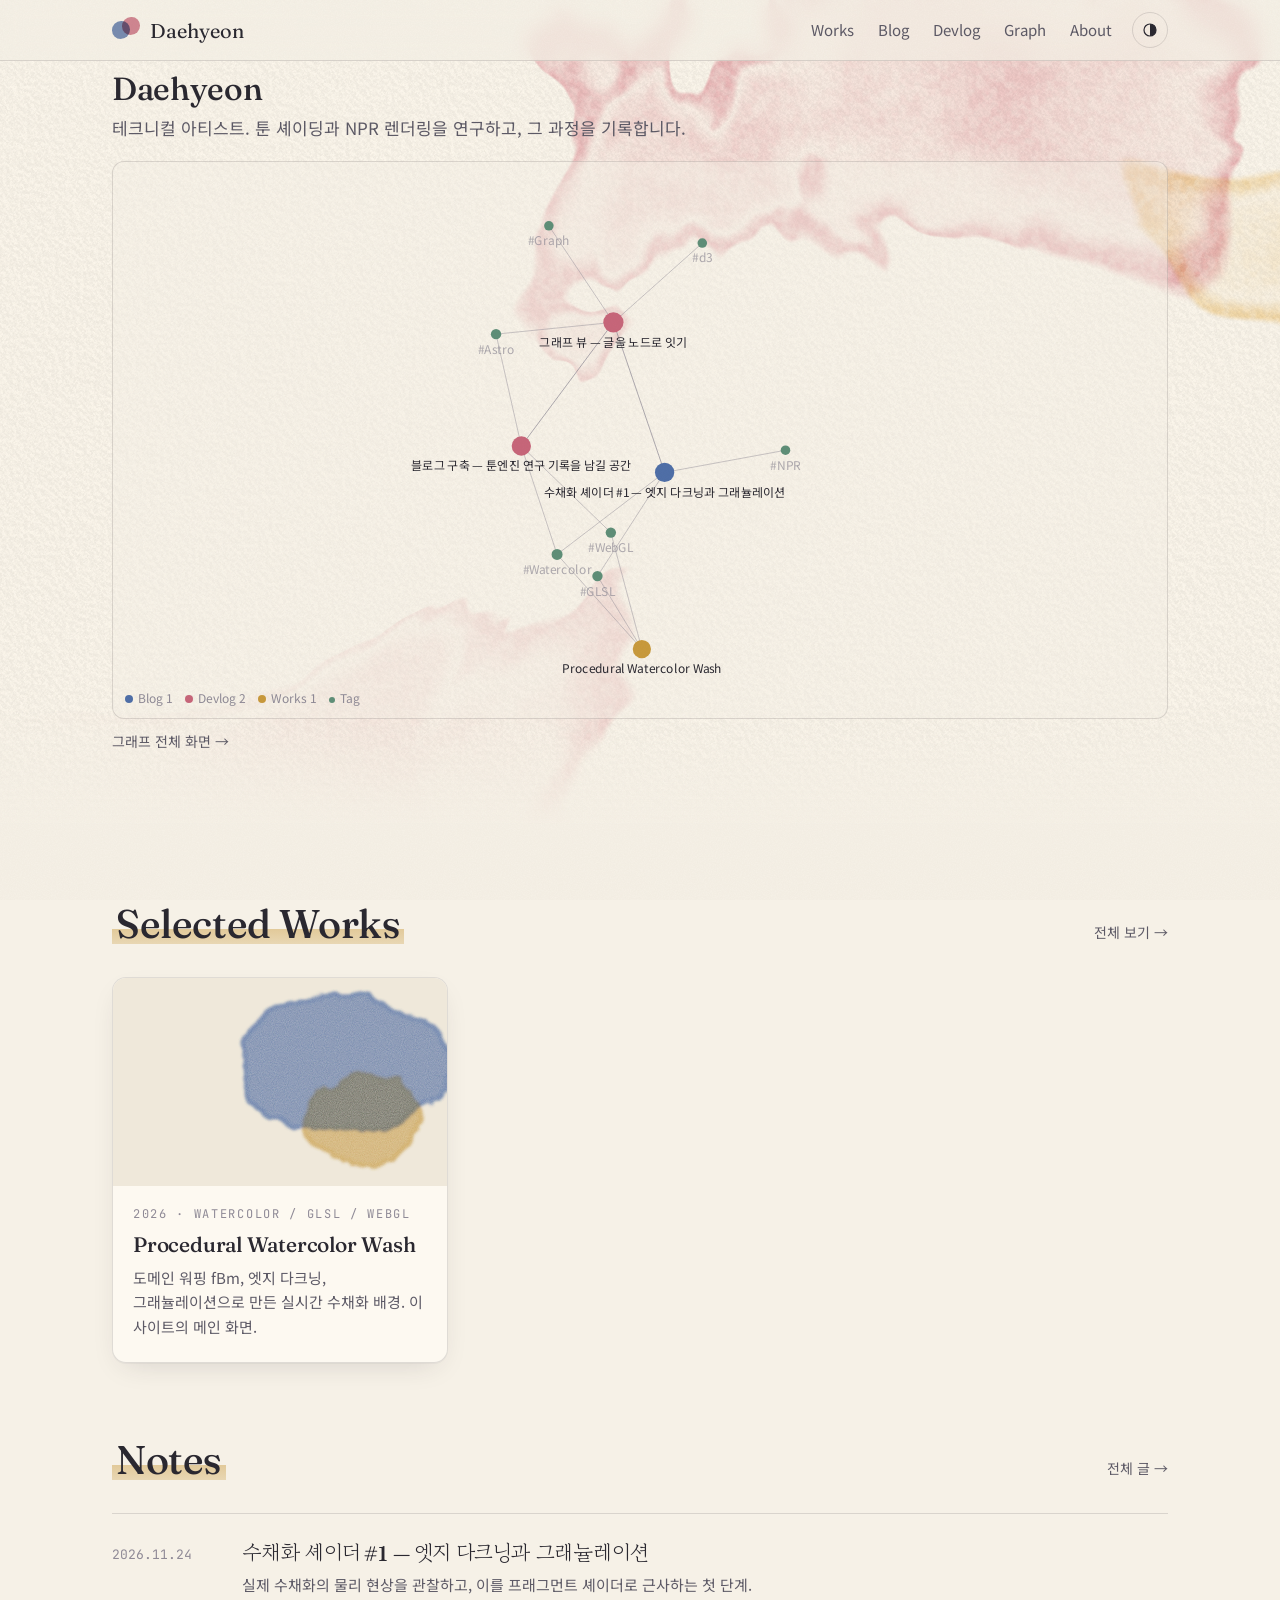
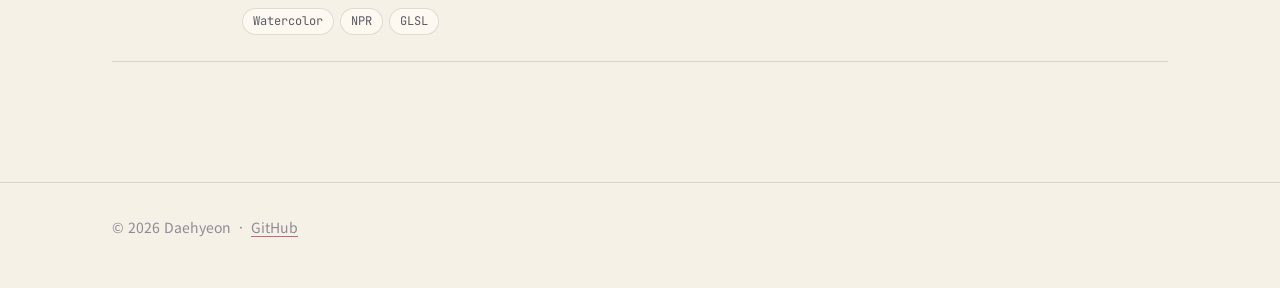
<file: index.html>
<!DOCTYPE html><html lang="ko" data-astro-cid-hkbrpulz><head><meta charset="utf-8"><meta name="viewport" content="width=device-width, initial-scale=1"><title>Daehyeon — Technical Art</title><meta name="description" content="Technical Artist Daehyeon — 툰 셰이더, NPR, 수채화 렌더링 연구와 작업 기록"><link rel="icon" type="image/svg+xml" href="/favicon.svg"><link rel="canonical" href="https://daehyeon0731.github.io/"><meta property="og:title" content="Daehyeon — Technical Art"><meta property="og:description" content="Technical Artist Daehyeon — 툰 셰이더, NPR, 수채화 렌더링 연구와 작업 기록"><link rel="preconnect" href="https://fonts.googleapis.com"><link rel="preconnect" href="https://fonts.gstatic.com" crossorigin><link href="https://fonts.googleapis.com/css2?family=Fraunces:ital,opsz,wght@0,9..144,400;0,9..144,500;1,9..144,400&family=Gowun+Batang:wght@400;700&family=JetBrains+Mono:wght@400;500&family=Noto+Sans+KR:wght@400;500;700&display=swap" rel="stylesheet"><script>
      try {
        const t = localStorage.getItem('theme');
        if (t === 'light' || t === 'dark') document.documentElement.dataset.theme = t;
      } catch {}
    </script><link rel="stylesheet" href="/_astro/Base.CAIx8mWQ.css"><style>.hero[data-astro-cid-y7webac5]{align-items:flex-end;min-height:min(88vh,820px);margin-top:-61px;padding-top:61px;display:flex;position:relative;overflow:hidden}.hero[data-astro-cid-y7webac5].compact{min-height:340px}.wash[data-astro-cid-y7webac5]{width:100%;height:100%;position:absolute;inset:0}.wash[data-astro-cid-y7webac5].no-webgl{background:radial-gradient(40% 50% at 75% 35%, color-mix(in srgb, var(--indigo) 35%, transparent), transparent 70%), radial-gradient(35% 40% at 60% 65%, color-mix(in srgb, var(--rose) 30%, transparent), transparent 70%), radial-gradient(30% 35% at 88% 70%, color-mix(in srgb, var(--ochre) 30%, transparent), transparent 70%)}.hero[data-astro-cid-y7webac5]:after{content:"";background:linear-gradient(transparent, var(--paper));pointer-events:none;height:120px;position:absolute;bottom:0;left:0;right:0}.content[data-astro-cid-y7webac5]{z-index:1;padding-bottom:72px;position:relative}
.card[data-astro-cid-ryuh4v2g]{color:inherit;background:var(--card);border:1px solid var(--line);box-shadow:var(--shadow);border-radius:14px;flex-direction:column;text-decoration:none;transition:transform .35s cubic-bezier(.2,.7,.2,1),box-shadow .35s;display:flex;overflow:hidden}.card[data-astro-cid-ryuh4v2g]:hover{color:inherit;transform:translateY(-4px)rotate(-.3deg)}.media[data-astro-cid-ryuh4v2g]{aspect-ratio:16/10;background:var(--paper-2);overflow:hidden}.media[data-astro-cid-ryuh4v2g] img[data-astro-cid-ryuh4v2g],.media[data-astro-cid-ryuh4v2g] video[data-astro-cid-ryuh4v2g],.media[data-astro-cid-ryuh4v2g] svg[data-astro-cid-ryuh4v2g]{object-fit:cover;width:100%;height:100%;transition:transform .8s cubic-bezier(.2,.7,.2,1)}.card[data-astro-cid-ryuh4v2g]:hover .media[data-astro-cid-ryuh4v2g] svg[data-astro-cid-ryuh4v2g],.card[data-astro-cid-ryuh4v2g]:hover .media[data-astro-cid-ryuh4v2g] img[data-astro-cid-ryuh4v2g]{transform:scale(1.06)}.media[data-astro-cid-ryuh4v2g] ellipse[data-astro-cid-ryuh4v2g]{mix-blend-mode:multiply}:root[data-theme=dark] .media[data-astro-cid-ryuh4v2g] ellipse[data-astro-cid-ryuh4v2g]{mix-blend-mode:screen}.indigo[data-astro-cid-ryuh4v2g] .p1[data-astro-cid-ryuh4v2g]{fill:color-mix(in srgb, var(--indigo) 55%, transparent)}.indigo[data-astro-cid-ryuh4v2g] .p2[data-astro-cid-ryuh4v2g]{fill:color-mix(in srgb, var(--ochre) 45%, transparent)}.rose[data-astro-cid-ryuh4v2g] .p1[data-astro-cid-ryuh4v2g]{fill:color-mix(in srgb, var(--rose) 55%, transparent)}.rose[data-astro-cid-ryuh4v2g] .p2[data-astro-cid-ryuh4v2g]{fill:color-mix(in srgb, var(--indigo) 40%, transparent)}.ochre[data-astro-cid-ryuh4v2g] .p1[data-astro-cid-ryuh4v2g]{fill:color-mix(in srgb, var(--ochre) 60%, transparent)}.ochre[data-astro-cid-ryuh4v2g] .p2[data-astro-cid-ryuh4v2g]{fill:color-mix(in srgb, var(--rose) 40%, transparent)}.sap[data-astro-cid-ryuh4v2g] .p1[data-astro-cid-ryuh4v2g]{fill:color-mix(in srgb, var(--sap) 60%, transparent)}.sap[data-astro-cid-ryuh4v2g] .p2[data-astro-cid-ryuh4v2g]{fill:color-mix(in srgb, var(--ochre) 45%, transparent)}.body[data-astro-cid-ryuh4v2g]{padding:18px 20px 22px}h3[data-astro-cid-ryuh4v2g]{margin:6px 0 8px;font-size:21px}p[data-astro-cid-ryuh4v2g]{color:var(--ink-soft);margin:0;font-size:15px;line-height:1.65}
li[data-astro-cid-7uu2jk6t]{border-bottom:1px solid var(--line);list-style:none}a[data-astro-cid-7uu2jk6t]{color:inherit;grid-template-columns:110px 1fr;gap:20px;padding:26px 0;text-decoration:none;display:grid}a[data-astro-cid-7uu2jk6t]:hover h3[data-astro-cid-7uu2jk6t]{color:var(--rose)}time[data-astro-cid-7uu2jk6t]{font-family:var(--font-mono);color:var(--ink-faint);padding-top:4px;font-size:13px}h3[data-astro-cid-7uu2jk6t]{margin:0 0 6px;font-size:21px;transition:color .2s}p[data-astro-cid-7uu2jk6t]{color:var(--ink-soft);margin:0 0 10px;font-size:15px}.tags[data-astro-cid-7uu2jk6t]{flex-wrap:wrap;gap:6px;display:flex}@media (width<=600px){a[data-astro-cid-7uu2jk6t]{grid-template-columns:1fr;gap:4px}}
.graph[data-astro-cid-pt7re56h]{border:1px solid var(--line);background:radial-gradient(circle at 1px 1px, color-mix(in srgb, var(--ink) 9%, transparent) 1px, transparent 0) 0 0 / 22px 22px, color-mix(in srgb, var(--paper-2) 70%, var(--paper));font-family:var(--font-body);border-radius:12px;position:relative;overflow:hidden}.graph[data-astro-cid-pt7re56h].home{background:color-mix(in srgb, var(--paper) 42%, transparent);height:min(62vh,560px)}.graph[data-astro-cid-pt7re56h].full{height:calc(100vh - 201px);min-height:420px}canvas[data-astro-cid-pt7re56h]{outline:none;width:100%;height:100%;display:block}.home[data-astro-cid-pt7re56h] canvas[data-astro-cid-pt7re56h]{touch-action:pan-y}.full[data-astro-cid-pt7re56h] canvas[data-astro-cid-pt7re56h]{touch-action:none}canvas[data-astro-cid-pt7re56h]:focus-visible{box-shadow:inset 0 0 0 2px var(--rose)}.legend[data-astro-cid-pt7re56h]{color:var(--ink-faint);pointer-events:none;flex-wrap:wrap;gap:12px;margin:0;padding:0;font-size:12px;list-style:none;display:flex;position:absolute;bottom:10px;left:12px}.legend[data-astro-cid-pt7re56h] i[data-astro-cid-pt7re56h]{vertical-align:0;border-radius:50%;width:8px;height:8px;margin-right:5px;display:inline-block}.legend[data-astro-cid-pt7re56h] .blog[data-astro-cid-pt7re56h]{background:var(--indigo)}.legend[data-astro-cid-pt7re56h] .devlog[data-astro-cid-pt7re56h]{background:var(--rose)}.legend[data-astro-cid-pt7re56h] .works[data-astro-cid-pt7re56h]{background:var(--ochre)}.legend[data-astro-cid-pt7re56h] .t-tag[data-astro-cid-pt7re56h]{background:var(--sap);width:6px;height:6px}.controls[data-astro-cid-pt7re56h]{gap:6px;font-size:13px;display:flex;position:absolute;top:10px;right:10px}.controls[data-astro-cid-pt7re56h] label[data-astro-cid-pt7re56h],.controls[data-astro-cid-pt7re56h] button[data-astro-cid-pt7re56h]{border:1px solid var(--line);background:var(--paper);color:var(--ink-soft);font:inherit;cursor:pointer;border-radius:6px;align-items:center;gap:5px;padding:4px 10px;display:flex}
.intro[data-astro-cid-lcdefpme]{margin:8px 0 18px}.intro[data-astro-cid-lcdefpme] h1[data-astro-cid-lcdefpme]{letter-spacing:-.01em;margin:0 0 4px;font-size:32px}.intro[data-astro-cid-lcdefpme] p[data-astro-cid-lcdefpme]{color:var(--ink-soft);margin:0}.all[data-astro-cid-lcdefpme]{color:var(--ink-soft);margin-top:10px;font-size:14px;text-decoration:none;display:inline-block}.section[data-astro-cid-lcdefpme]{margin-top:72px}.head[data-astro-cid-lcdefpme]{justify-content:space-between;align-items:baseline;gap:16px;display:flex}.head[data-astro-cid-lcdefpme] h2[data-astro-cid-lcdefpme]{margin:0 0 28px;font-size:clamp(28px,4vw,40px)}.more[data-astro-cid-lcdefpme]{color:var(--ink-soft);white-space:nowrap;font-size:14px;text-decoration:none}.grid[data-astro-cid-lcdefpme]{grid-template-columns:repeat(auto-fill,minmax(min(100%,300px),1fr));gap:24px;display:grid}.posts[data-astro-cid-lcdefpme]{border-top:1px solid var(--line);margin:0;padding:0}
</style></head><body data-astro-cid-hkbrpulz><!-- Shared SVG filter: turbulence-displaced blur + darkened rim, used by work cards --><svg width="0" height="0" style="position:absolute" aria-hidden="true"><filter id="wc-bleed" x="-20%" y="-20%" width="140%" height="140%"><feTurbulence type="fractalNoise" baseFrequency="0.018" numOctaves="4" seed="3" result="warp"></feTurbulence><feDisplacementMap in="SourceGraphic" in2="warp" scale="38" xChannelSelector="R" yChannelSelector="G" result="ragged"></feDisplacementMap><feGaussianBlur in="ragged" stdDeviation="2.2" result="soft"></feGaussianBlur><feMorphology in="soft" operator="erode" radius="3" result="inner"></feMorphology><feComposite in="soft" in2="inner" operator="out" result="rim"></feComposite><feComponentTransfer in="rim" result="rimDark"><feFuncA type="linear" slope="0.9"></feFuncA></feComponentTransfer><feTurbulence type="fractalNoise" baseFrequency="0.9" numOctaves="2" seed="8" result="grain"></feTurbulence><feComposite in="soft" in2="grain" operator="arithmetic" k1="0.55" k2="0.6" result="granulated"></feComposite><feMerge><feMergeNode in="granulated"></feMergeNode><feMergeNode in="rimDark"></feMergeNode></feMerge></filter></svg><header class="site-header" data-astro-cid-hkbrpulz><div class="container bar" data-astro-cid-hkbrpulz><a href="/" class="logo" aria-label="홈" data-astro-cid-hkbrpulz><span class="dot d1" data-astro-cid-hkbrpulz></span><span class="dot d2" data-astro-cid-hkbrpulz></span><span class="name" data-astro-cid-hkbrpulz>Daehyeon</span></a><nav data-astro-cid-hkbrpulz><a href="/works/" data-astro-cid-hkbrpulz>Works</a><a href="/blog/" data-astro-cid-hkbrpulz>Blog</a><a href="/devlog/" data-astro-cid-hkbrpulz>Devlog</a><a href="/graph/" data-astro-cid-hkbrpulz>Graph</a><a href="/about/" data-astro-cid-hkbrpulz>About</a><button id="theme-toggle" type="button" aria-label="테마 전환" data-astro-cid-hkbrpulz><svg viewBox="0 0 24 24" width="18" height="18" aria-hidden="true" data-astro-cid-hkbrpulz><circle cx="12" cy="12" r="8" fill="none" stroke="currentColor" stroke-width="1.6" data-astro-cid-hkbrpulz></circle><path d="M12 4a8 8 0 0 1 0 16z" fill="currentColor" data-astro-cid-hkbrpulz></path></svg></button></nav></div></header><main data-astro-cid-hkbrpulz><section class="hero" data-astro-cid-y7webac5><canvas class="wash" aria-hidden="true" data-astro-cid-y7webac5></canvas><div class="container content" data-astro-cid-y7webac5><div class="intro" data-astro-cid-lcdefpme><h1 data-astro-cid-lcdefpme>Daehyeon</h1><p data-astro-cid-lcdefpme>테크니컬 아티스트. 툰 셰이딩과 NPR 렌더링을 연구하고, 그 과정을 기록합니다.</p></div><div class="graph home" data-graph data-navigable="0" data-astro-cid-pt7re56h><canvas tabindex="0" aria-label="글과 태그의 연결 그래프. 노드를 누르면 해당 글로 이동합니다." data-astro-cid-pt7re56h></canvas><script type="application/json">{"nodes":[{"id":"blog/watercolor-shader-01","label":"수채화 셰이더 #1 — 엣지 다크닝과 그래뉼레이션","type":"blog","url":"/blog/watercolor-shader-01/"},{"id":"devlog/2026-11-24-blog-setup","label":"블로그 구축 — 툰엔진 연구 기록을 남길 공간","type":"devlog","url":"/devlog/2026-11-24-blog-setup/"},{"id":"devlog/2026-11-25-graph-view","label":"그래프 뷰 — 글을 노드로 잇기","type":"devlog","url":"/devlog/2026-11-25-graph-view/"},{"id":"works/watercolor-hero","label":"Procedural Watercolor Wash","type":"works","url":"/works/watercolor-hero/"},{"id":"tag/Watercolor","label":"#Watercolor","type":"tag"},{"id":"tag/NPR","label":"#NPR","type":"tag"},{"id":"tag/GLSL","label":"#GLSL","type":"tag"},{"id":"tag/Astro","label":"#Astro","type":"tag"},{"id":"tag/WebGL","label":"#WebGL","type":"tag"},{"id":"tag/Graph","label":"#Graph","type":"tag"},{"id":"tag/d3","label":"#d3","type":"tag"}],"links":[{"source":"blog/watercolor-shader-01","target":"tag/Watercolor","kind":"tag"},{"source":"blog/watercolor-shader-01","target":"tag/NPR","kind":"tag"},{"source":"blog/watercolor-shader-01","target":"tag/GLSL","kind":"tag"},{"source":"devlog/2026-11-24-blog-setup","target":"tag/Astro","kind":"tag"},{"source":"devlog/2026-11-24-blog-setup","target":"tag/WebGL","kind":"tag"},{"source":"devlog/2026-11-24-blog-setup","target":"tag/Watercolor","kind":"tag"},{"source":"devlog/2026-11-25-graph-view","target":"tag/Astro","kind":"tag"},{"source":"devlog/2026-11-25-graph-view","target":"tag/Graph","kind":"tag"},{"source":"devlog/2026-11-25-graph-view","target":"tag/d3","kind":"tag"},{"source":"works/watercolor-hero","target":"tag/Watercolor","kind":"tag"},{"source":"works/watercolor-hero","target":"tag/GLSL","kind":"tag"},{"source":"works/watercolor-hero","target":"tag/WebGL","kind":"tag"},{"source":"devlog/2026-11-25-graph-view","target":"devlog/2026-11-24-blog-setup","kind":"wiki"},{"source":"devlog/2026-11-25-graph-view","target":"blog/watercolor-shader-01","kind":"wiki"}]}</script><ul class="legend" aria-label="범례" data-astro-cid-pt7re56h><li data-astro-cid-pt7re56h><i class="blog" data-astro-cid-pt7re56h></i>Blog 1</li><li data-astro-cid-pt7re56h><i class="devlog" data-astro-cid-pt7re56h></i>Devlog 2</li><li data-astro-cid-pt7re56h><i class="works" data-astro-cid-pt7re56h></i>Works 1</li><li data-astro-cid-pt7re56h><i class="t-tag" data-astro-cid-pt7re56h></i>Tag</li></ul><!-- fallback list for no-JS / screen readers --><noscript><ul data-astro-cid-pt7re56h><li data-astro-cid-pt7re56h><a href="/blog/watercolor-shader-01/" data-astro-cid-pt7re56h>수채화 셰이더 #1 — 엣지 다크닝과 그래뉼레이션</a></li><li data-astro-cid-pt7re56h><a href="/devlog/2026-11-24-blog-setup/" data-astro-cid-pt7re56h>블로그 구축 — 툰엔진 연구 기록을 남길 공간</a></li><li data-astro-cid-pt7re56h><a href="/devlog/2026-11-25-graph-view/" data-astro-cid-pt7re56h>그래프 뷰 — 글을 노드로 잇기</a></li><li data-astro-cid-pt7re56h><a href="/works/watercolor-hero/" data-astro-cid-pt7re56h>Procedural Watercolor Wash</a></li></ul></noscript></div><script type="module" src="/_astro/GraphView.astro_astro_type_script_index_0_lang.B80aYKnz.js"></script><a class="all" href="/graph/" data-astro-cid-lcdefpme>그래프 전체 화면 →</a></div></section><script type="module" src="/_astro/WatercolorHero.astro_astro_type_script_index_0_lang.CPl941_V.js"></script><section class="container section" data-astro-cid-lcdefpme><div class="head" data-astro-cid-lcdefpme><h2 data-astro-cid-lcdefpme><span class="brush-underline" data-astro-cid-lcdefpme>Selected Works</span></h2><a href="/works/" class="more" data-astro-cid-lcdefpme>전체 보기 →</a></div><div class="grid" data-astro-cid-lcdefpme><a class="card" href="/works/watercolor-hero/" data-astro-cid-ryuh4v2g><div class="media indigo" data-astro-cid-ryuh4v2g><svg viewBox="0 0 400 250" preserveAspectRatio="xMidYMid slice" aria-hidden="true" data-astro-cid-ryuh4v2g><g filter="url(#wc-bleed)" data-astro-cid-ryuh4v2g><ellipse cx="275.81504687317647" cy="103.12316479168658" rx="125.35379901528358" ry="85.55611203511944" class="p1" data-astro-cid-ryuh4v2g></ellipse><ellipse cx="303.1072051715455" cy="170.30900918281986" rx="71.06680263052112" ry="54.170018966760836" class="p2" data-astro-cid-ryuh4v2g></ellipse></g></svg></div><div class="body" data-astro-cid-ryuh4v2g><div class="eyebrow" data-astro-cid-ryuh4v2g>2026 · Watercolor / GLSL / WebGL</div><h3 data-astro-cid-ryuh4v2g>Procedural Watercolor Wash</h3><p data-astro-cid-ryuh4v2g>도메인 워핑 fBm, 엣지 다크닝, 그래뉼레이션으로 만든 실시간 수채화 배경. 이 사이트의 메인 화면.</p></div></a></div></section><section class="container section" data-astro-cid-lcdefpme><div class="head" data-astro-cid-lcdefpme><h2 data-astro-cid-lcdefpme><span class="brush-underline" data-astro-cid-lcdefpme>Notes</span></h2><a href="/blog/" class="more" data-astro-cid-lcdefpme>전체 글 →</a></div><ul class="posts" data-astro-cid-lcdefpme><li data-tags="Watercolor|NPR|GLSL" data-astro-cid-7uu2jk6t><a href="/blog/watercolor-shader-01/" data-astro-cid-7uu2jk6t><time datetime="2026-11-24T00:00:00.000Z" data-astro-cid-7uu2jk6t>2026.11.24</time><div data-astro-cid-7uu2jk6t><h3 data-astro-cid-7uu2jk6t>수채화 셰이더 #1 — 엣지 다크닝과 그래뉼레이션</h3><p data-astro-cid-7uu2jk6t>실제 수채화의 물리 현상을 관찰하고, 이를 프래그먼트 셰이더로 근사하는 첫 단계.</p><div class="tags" data-astro-cid-7uu2jk6t><span class="tag" data-astro-cid-7uu2jk6t>Watercolor</span><span class="tag" data-astro-cid-7uu2jk6t>NPR</span><span class="tag" data-astro-cid-7uu2jk6t>GLSL</span></div></div></a></li></ul></section></main><footer class="site-footer" data-astro-cid-hkbrpulz><div class="container" data-astro-cid-hkbrpulz><span data-astro-cid-hkbrpulz>© 2026 Daehyeon</span><span class="sep" data-astro-cid-hkbrpulz>·</span><a href="https://github.com/daehyeon0731" data-astro-cid-hkbrpulz>GitHub</a></div></footer><script type="module">document.getElementById(`theme-toggle`)?.addEventListener(`click`,()=>{let e=document.documentElement,t=(e.dataset.theme??(matchMedia(`(prefers-color-scheme: dark)`).matches?`dark`:`light`))===`dark`?`light`:`dark`;e.dataset.theme=t;try{localStorage.setItem(`theme`,t)}catch{}});</script></body></html>
</file>
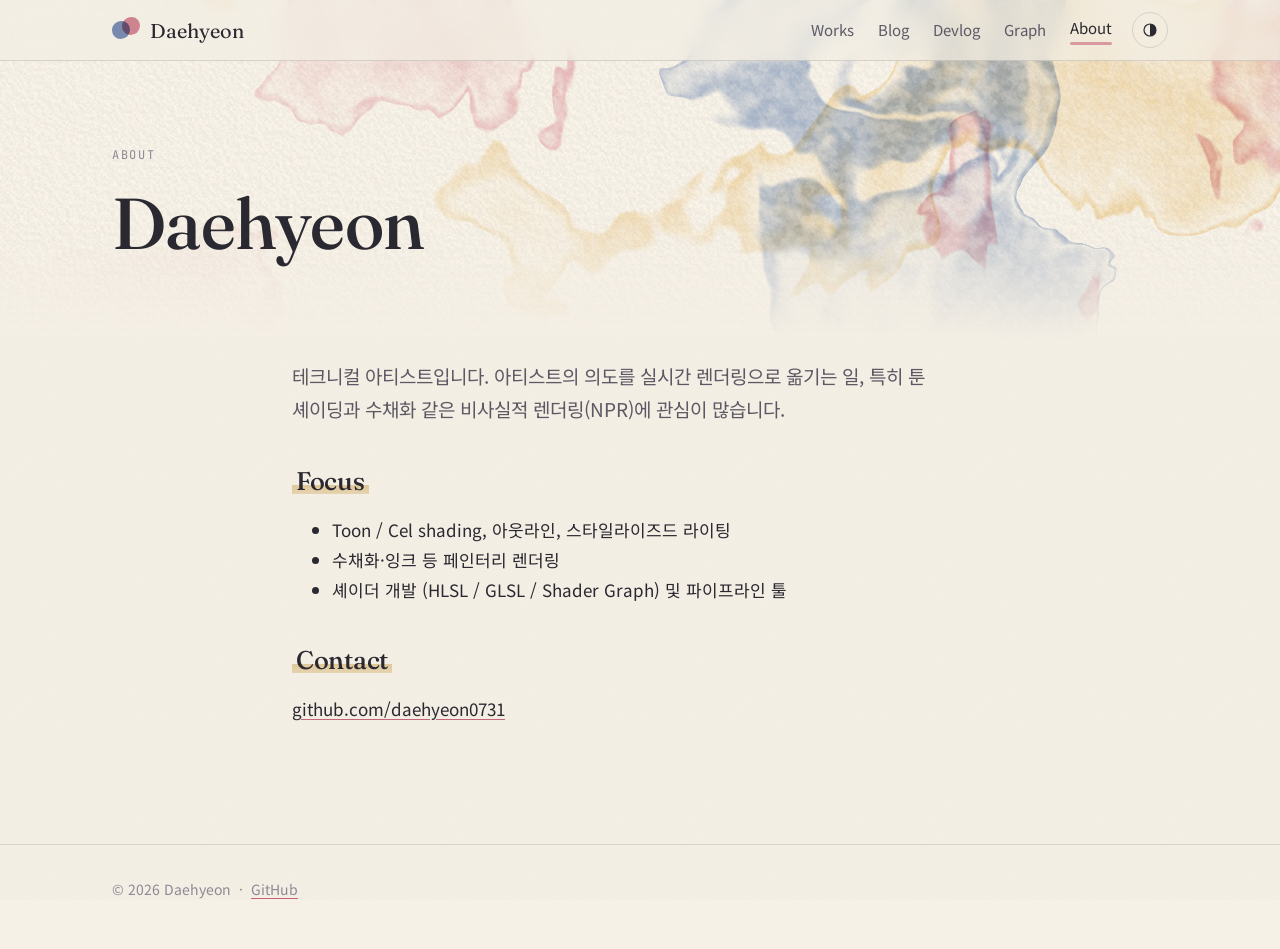
<file: about/index.html>
<!DOCTYPE html><html lang="ko" data-astro-cid-hkbrpulz><head><meta charset="utf-8"><meta name="viewport" content="width=device-width, initial-scale=1"><title>About · Daehyeon</title><meta name="description" content="Technical Artist Daehyeon — 툰 셰이더, NPR, 수채화 렌더링 연구와 작업 기록"><link rel="icon" type="image/svg+xml" href="/favicon.svg"><link rel="canonical" href="https://daehyeon0731.github.io/about/"><meta property="og:title" content="About · Daehyeon"><meta property="og:description" content="Technical Artist Daehyeon — 툰 셰이더, NPR, 수채화 렌더링 연구와 작업 기록"><link rel="preconnect" href="https://fonts.googleapis.com"><link rel="preconnect" href="https://fonts.gstatic.com" crossorigin><link href="https://fonts.googleapis.com/css2?family=Fraunces:ital,opsz,wght@0,9..144,400;0,9..144,500;1,9..144,400&family=Gowun+Batang:wght@400;700&family=JetBrains+Mono:wght@400;500&family=Noto+Sans+KR:wght@400;500;700&display=swap" rel="stylesheet"><script>
      try {
        const t = localStorage.getItem('theme');
        if (t === 'light' || t === 'dark') document.documentElement.dataset.theme = t;
      } catch {}
    </script><link rel="stylesheet" href="/_astro/Base.CAIx8mWQ.css"><style>.hero[data-astro-cid-y7webac5]{align-items:flex-end;min-height:min(88vh,820px);margin-top:-61px;padding-top:61px;display:flex;position:relative;overflow:hidden}.hero[data-astro-cid-y7webac5].compact{min-height:340px}.wash[data-astro-cid-y7webac5]{width:100%;height:100%;position:absolute;inset:0}.wash[data-astro-cid-y7webac5].no-webgl{background:radial-gradient(40% 50% at 75% 35%, color-mix(in srgb, var(--indigo) 35%, transparent), transparent 70%), radial-gradient(35% 40% at 60% 65%, color-mix(in srgb, var(--rose) 30%, transparent), transparent 70%), radial-gradient(30% 35% at 88% 70%, color-mix(in srgb, var(--ochre) 30%, transparent), transparent 70%)}.hero[data-astro-cid-y7webac5]:after{content:"";background:linear-gradient(transparent, var(--paper));pointer-events:none;height:120px;position:absolute;bottom:0;left:0;right:0}.content[data-astro-cid-y7webac5]{z-index:1;padding-bottom:72px;position:relative}
.t[data-astro-cid-ta2fbyqs]{margin:8px 0 0;font-size:clamp(40px,7vw,72px)}.narrow[data-astro-cid-ta2fbyqs]{max-width:760px}.lead[data-astro-cid-ta2fbyqs]{color:var(--ink-soft);font-size:19px}
</style></head><body data-astro-cid-hkbrpulz><!-- Shared SVG filter: turbulence-displaced blur + darkened rim, used by work cards --><svg width="0" height="0" style="position:absolute" aria-hidden="true"><filter id="wc-bleed" x="-20%" y="-20%" width="140%" height="140%"><feTurbulence type="fractalNoise" baseFrequency="0.018" numOctaves="4" seed="3" result="warp"></feTurbulence><feDisplacementMap in="SourceGraphic" in2="warp" scale="38" xChannelSelector="R" yChannelSelector="G" result="ragged"></feDisplacementMap><feGaussianBlur in="ragged" stdDeviation="2.2" result="soft"></feGaussianBlur><feMorphology in="soft" operator="erode" radius="3" result="inner"></feMorphology><feComposite in="soft" in2="inner" operator="out" result="rim"></feComposite><feComponentTransfer in="rim" result="rimDark"><feFuncA type="linear" slope="0.9"></feFuncA></feComponentTransfer><feTurbulence type="fractalNoise" baseFrequency="0.9" numOctaves="2" seed="8" result="grain"></feTurbulence><feComposite in="soft" in2="grain" operator="arithmetic" k1="0.55" k2="0.6" result="granulated"></feComposite><feMerge><feMergeNode in="granulated"></feMergeNode><feMergeNode in="rimDark"></feMergeNode></feMerge></filter></svg><header class="site-header" data-astro-cid-hkbrpulz><div class="container bar" data-astro-cid-hkbrpulz><a href="/" class="logo" aria-label="홈" data-astro-cid-hkbrpulz><span class="dot d1" data-astro-cid-hkbrpulz></span><span class="dot d2" data-astro-cid-hkbrpulz></span><span class="name" data-astro-cid-hkbrpulz>Daehyeon</span></a><nav data-astro-cid-hkbrpulz><a href="/works/" data-astro-cid-hkbrpulz>Works</a><a href="/blog/" data-astro-cid-hkbrpulz>Blog</a><a href="/devlog/" data-astro-cid-hkbrpulz>Devlog</a><a href="/graph/" data-astro-cid-hkbrpulz>Graph</a><a href="/about/" class="active" data-astro-cid-hkbrpulz>About</a><button id="theme-toggle" type="button" aria-label="테마 전환" data-astro-cid-hkbrpulz><svg viewBox="0 0 24 24" width="18" height="18" aria-hidden="true" data-astro-cid-hkbrpulz><circle cx="12" cy="12" r="8" fill="none" stroke="currentColor" stroke-width="1.6" data-astro-cid-hkbrpulz></circle><path d="M12 4a8 8 0 0 1 0 16z" fill="currentColor" data-astro-cid-hkbrpulz></path></svg></button></nav></div></header><main data-astro-cid-hkbrpulz><section class="hero compact" data-astro-cid-y7webac5><canvas class="wash" aria-hidden="true" data-astro-cid-y7webac5></canvas><div class="container content" data-astro-cid-y7webac5><p class="eyebrow" data-astro-cid-ta2fbyqs>About</p><h1 class="t" data-astro-cid-ta2fbyqs>Daehyeon</h1></div></section><script type="module" src="/_astro/WatercolorHero.astro_astro_type_script_index_0_lang.CPl941_V.js"></script><section class="container narrow" data-astro-cid-ta2fbyqs><p class="lead" data-astro-cid-ta2fbyqs>테크니컬 아티스트입니다. 아티스트의 의도를 실시간 렌더링으로 옮기는 일, 특히 툰 셰이딩과 수채화 같은 비사실적 렌더링(NPR)에 관심이 많습니다.</p><h2 data-astro-cid-ta2fbyqs><span class="brush-underline" data-astro-cid-ta2fbyqs>Focus</span></h2><ul data-astro-cid-ta2fbyqs><li data-astro-cid-ta2fbyqs>Toon / Cel shading, 아웃라인, 스타일라이즈드 라이팅</li><li data-astro-cid-ta2fbyqs>수채화·잉크 등 페인터리 렌더링</li><li data-astro-cid-ta2fbyqs>셰이더 개발 (HLSL / GLSL / Shader Graph) 및 파이프라인 툴</li></ul><h2 data-astro-cid-ta2fbyqs><span class="brush-underline" data-astro-cid-ta2fbyqs>Contact</span></h2><p data-astro-cid-ta2fbyqs><a href="https://github.com/daehyeon0731" data-astro-cid-ta2fbyqs>github.com/daehyeon0731</a></p></section></main><footer class="site-footer" data-astro-cid-hkbrpulz><div class="container" data-astro-cid-hkbrpulz><span data-astro-cid-hkbrpulz>© 2026 Daehyeon</span><span class="sep" data-astro-cid-hkbrpulz>·</span><a href="https://github.com/daehyeon0731" data-astro-cid-hkbrpulz>GitHub</a></div></footer><script type="module">document.getElementById(`theme-toggle`)?.addEventListener(`click`,()=>{let e=document.documentElement,t=(e.dataset.theme??(matchMedia(`(prefers-color-scheme: dark)`).matches?`dark`:`light`))===`dark`?`light`:`dark`;e.dataset.theme=t;try{localStorage.setItem(`theme`,t)}catch{}});</script></body></html>
</file>
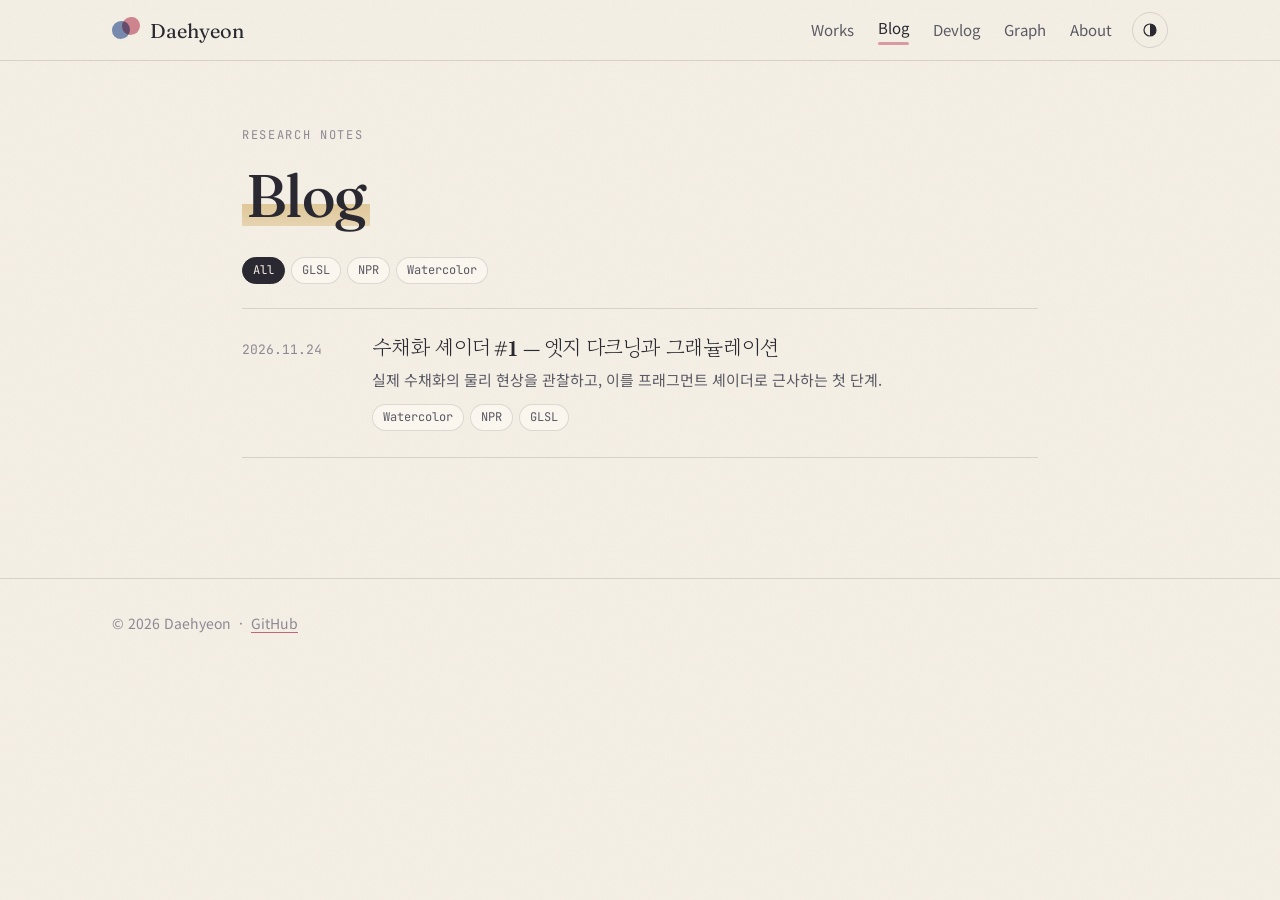
<file: blog/index.html>
<!DOCTYPE html><html lang="ko" data-astro-cid-hkbrpulz><head><meta charset="utf-8"><meta name="viewport" content="width=device-width, initial-scale=1"><title>Blog · Daehyeon</title><meta name="description" content="셰이더와 NPR 렌더링 연구 노트"><link rel="icon" type="image/svg+xml" href="/favicon.svg"><link rel="canonical" href="https://daehyeon0731.github.io/blog/"><meta property="og:title" content="Blog · Daehyeon"><meta property="og:description" content="셰이더와 NPR 렌더링 연구 노트"><link rel="preconnect" href="https://fonts.googleapis.com"><link rel="preconnect" href="https://fonts.gstatic.com" crossorigin><link href="https://fonts.googleapis.com/css2?family=Fraunces:ital,opsz,wght@0,9..144,400;0,9..144,500;1,9..144,400&family=Gowun+Batang:wght@400;700&family=JetBrains+Mono:wght@400;500&family=Noto+Sans+KR:wght@400;500;700&display=swap" rel="stylesheet"><script>
      try {
        const t = localStorage.getItem('theme');
        if (t === 'light' || t === 'dark') document.documentElement.dataset.theme = t;
      } catch {}
    </script><link rel="stylesheet" href="/_astro/Base.CAIx8mWQ.css"><style>li[data-astro-cid-7uu2jk6t]{border-bottom:1px solid var(--line);list-style:none}a[data-astro-cid-7uu2jk6t]{color:inherit;grid-template-columns:110px 1fr;gap:20px;padding:26px 0;text-decoration:none;display:grid}a[data-astro-cid-7uu2jk6t]:hover h3[data-astro-cid-7uu2jk6t]{color:var(--rose)}time[data-astro-cid-7uu2jk6t]{font-family:var(--font-mono);color:var(--ink-faint);padding-top:4px;font-size:13px}h3[data-astro-cid-7uu2jk6t]{margin:0 0 6px;font-size:21px;transition:color .2s}p[data-astro-cid-7uu2jk6t]{color:var(--ink-soft);margin:0 0 10px;font-size:15px}.tags[data-astro-cid-7uu2jk6t]{flex-wrap:wrap;gap:6px;display:flex}@media (width<=600px){a[data-astro-cid-7uu2jk6t]{grid-template-columns:1fr;gap:4px}}
.narrow[data-astro-cid-x255k2k2]{max-width:860px}.top[data-astro-cid-x255k2k2]{margin-top:64px}h1[data-astro-cid-x255k2k2]{margin:8px 0 24px;font-size:clamp(36px,6vw,60px)}.filters[data-astro-cid-x255k2k2]{flex-wrap:wrap;gap:6px;margin-bottom:24px;display:flex}.filters[data-astro-cid-x255k2k2] .tag[data-astro-cid-x255k2k2]{cursor:pointer;font:inherit;font-family:var(--font-mono);font-size:12px}.filters[data-astro-cid-x255k2k2] .tag[data-astro-cid-x255k2k2].active{background:var(--ink);color:var(--paper);border-color:var(--ink)}.posts[data-astro-cid-x255k2k2]{border-top:1px solid var(--line);margin:0;padding:0}
</style></head><body data-astro-cid-hkbrpulz><!-- Shared SVG filter: turbulence-displaced blur + darkened rim, used by work cards --><svg width="0" height="0" style="position:absolute" aria-hidden="true"><filter id="wc-bleed" x="-20%" y="-20%" width="140%" height="140%"><feTurbulence type="fractalNoise" baseFrequency="0.018" numOctaves="4" seed="3" result="warp"></feTurbulence><feDisplacementMap in="SourceGraphic" in2="warp" scale="38" xChannelSelector="R" yChannelSelector="G" result="ragged"></feDisplacementMap><feGaussianBlur in="ragged" stdDeviation="2.2" result="soft"></feGaussianBlur><feMorphology in="soft" operator="erode" radius="3" result="inner"></feMorphology><feComposite in="soft" in2="inner" operator="out" result="rim"></feComposite><feComponentTransfer in="rim" result="rimDark"><feFuncA type="linear" slope="0.9"></feFuncA></feComponentTransfer><feTurbulence type="fractalNoise" baseFrequency="0.9" numOctaves="2" seed="8" result="grain"></feTurbulence><feComposite in="soft" in2="grain" operator="arithmetic" k1="0.55" k2="0.6" result="granulated"></feComposite><feMerge><feMergeNode in="granulated"></feMergeNode><feMergeNode in="rimDark"></feMergeNode></feMerge></filter></svg><header class="site-header" data-astro-cid-hkbrpulz><div class="container bar" data-astro-cid-hkbrpulz><a href="/" class="logo" aria-label="홈" data-astro-cid-hkbrpulz><span class="dot d1" data-astro-cid-hkbrpulz></span><span class="dot d2" data-astro-cid-hkbrpulz></span><span class="name" data-astro-cid-hkbrpulz>Daehyeon</span></a><nav data-astro-cid-hkbrpulz><a href="/works/" data-astro-cid-hkbrpulz>Works</a><a href="/blog/" class="active" data-astro-cid-hkbrpulz>Blog</a><a href="/devlog/" data-astro-cid-hkbrpulz>Devlog</a><a href="/graph/" data-astro-cid-hkbrpulz>Graph</a><a href="/about/" data-astro-cid-hkbrpulz>About</a><button id="theme-toggle" type="button" aria-label="테마 전환" data-astro-cid-hkbrpulz><svg viewBox="0 0 24 24" width="18" height="18" aria-hidden="true" data-astro-cid-hkbrpulz><circle cx="12" cy="12" r="8" fill="none" stroke="currentColor" stroke-width="1.6" data-astro-cid-hkbrpulz></circle><path d="M12 4a8 8 0 0 1 0 16z" fill="currentColor" data-astro-cid-hkbrpulz></path></svg></button></nav></div></header><main data-astro-cid-hkbrpulz><section class="container narrow" data-astro-cid-x255k2k2><p class="eyebrow top" data-astro-cid-x255k2k2>Research Notes</p><h1 data-astro-cid-x255k2k2><span class="brush-underline" data-astro-cid-x255k2k2>Blog</span></h1><div class="filters" data-astro-cid-x255k2k2><button class="tag active" data-tag="" data-astro-cid-x255k2k2>All</button><button class="tag" data-tag="GLSL" data-astro-cid-x255k2k2>GLSL</button><button class="tag" data-tag="NPR" data-astro-cid-x255k2k2>NPR</button><button class="tag" data-tag="Watercolor" data-astro-cid-x255k2k2>Watercolor</button></div><ul class="posts" data-astro-cid-x255k2k2><li data-tags="Watercolor|NPR|GLSL" data-astro-cid-7uu2jk6t><a href="/blog/watercolor-shader-01/" data-astro-cid-7uu2jk6t><time datetime="2026-11-24T00:00:00.000Z" data-astro-cid-7uu2jk6t>2026.11.24</time><div data-astro-cid-7uu2jk6t><h3 data-astro-cid-7uu2jk6t>수채화 셰이더 #1 — 엣지 다크닝과 그래뉼레이션</h3><p data-astro-cid-7uu2jk6t>실제 수채화의 물리 현상을 관찰하고, 이를 프래그먼트 셰이더로 근사하는 첫 단계.</p><div class="tags" data-astro-cid-7uu2jk6t><span class="tag" data-astro-cid-7uu2jk6t>Watercolor</span><span class="tag" data-astro-cid-7uu2jk6t>NPR</span><span class="tag" data-astro-cid-7uu2jk6t>GLSL</span></div></div></a></li></ul></section></main><footer class="site-footer" data-astro-cid-hkbrpulz><div class="container" data-astro-cid-hkbrpulz><span data-astro-cid-hkbrpulz>© 2026 Daehyeon</span><span class="sep" data-astro-cid-hkbrpulz>·</span><a href="https://github.com/daehyeon0731" data-astro-cid-hkbrpulz>GitHub</a></div></footer><script type="module">document.getElementById(`theme-toggle`)?.addEventListener(`click`,()=>{let e=document.documentElement,t=(e.dataset.theme??(matchMedia(`(prefers-color-scheme: dark)`).matches?`dark`:`light`))===`dark`?`light`:`dark`;e.dataset.theme=t;try{localStorage.setItem(`theme`,t)}catch{}});</script></body></html><script type="module">var e=document.querySelectorAll(`.filters .tag`);e.forEach(t=>t.addEventListener(`click`,()=>{e.forEach(e=>e.classList.toggle(`active`,e===t));let n=t.dataset.tag;document.querySelectorAll(`.posts li`).forEach(e=>{e.hidden=!!n&&!(e.dataset.tags??``).split(`|`).includes(n)})}));</script>
</file>
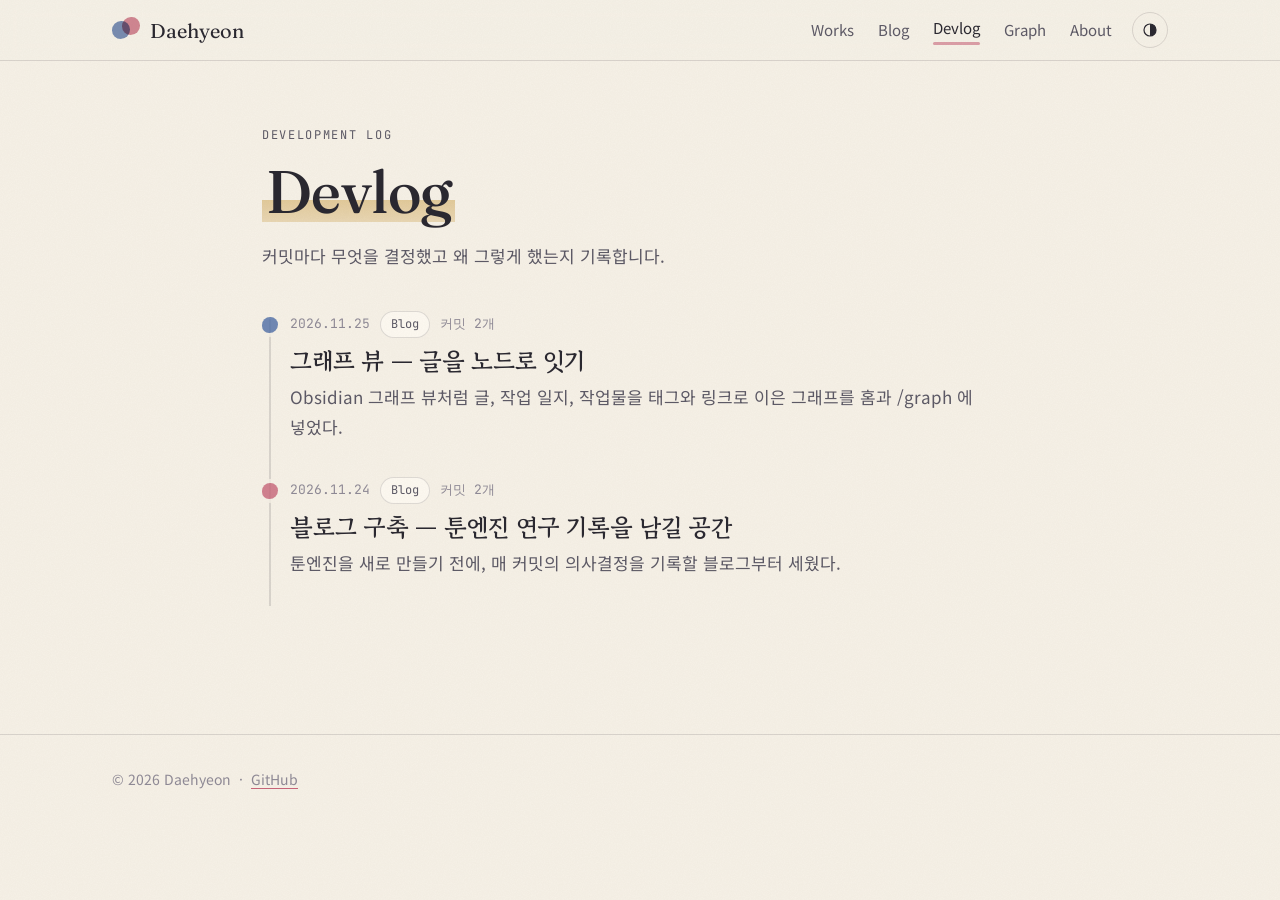
<file: devlog/index.html>
<!DOCTYPE html><html lang="ko" data-astro-cid-hkbrpulz><head><meta charset="utf-8"><meta name="viewport" content="width=device-width, initial-scale=1"><title>Devlog · Daehyeon</title><meta name="description" content="툰엔진 개발 일지: 커밋마다 남긴 결정과 이유"><link rel="icon" type="image/svg+xml" href="/favicon.svg"><link rel="canonical" href="https://daehyeon0731.github.io/devlog/"><meta property="og:title" content="Devlog · Daehyeon"><meta property="og:description" content="툰엔진 개발 일지: 커밋마다 남긴 결정과 이유"><link rel="preconnect" href="https://fonts.googleapis.com"><link rel="preconnect" href="https://fonts.gstatic.com" crossorigin><link href="https://fonts.googleapis.com/css2?family=Fraunces:ital,opsz,wght@0,9..144,400;0,9..144,500;1,9..144,400&family=Gowun+Batang:wght@400;700&family=JetBrains+Mono:wght@400;500&family=Noto+Sans+KR:wght@400;500;700&display=swap" rel="stylesheet"><script>
      try {
        const t = localStorage.getItem('theme');
        if (t === 'light' || t === 'dark') document.documentElement.dataset.theme = t;
      } catch {}
    </script><link rel="stylesheet" href="/_astro/Base.CAIx8mWQ.css"><style>.narrow[data-astro-cid-7kj7oj67]{max-width:820px}.top[data-astro-cid-7kj7oj67]{margin-top:64px}h1[data-astro-cid-7kj7oj67]{margin:8px 0 12px;font-size:clamp(36px,6vw,60px)}.intro[data-astro-cid-7kj7oj67]{color:var(--ink-soft);margin:0 0 40px}.timeline[data-astro-cid-7kj7oj67]{margin:0;padding:0 0 0 28px;list-style:none;position:relative}.timeline[data-astro-cid-7kj7oj67]:before{content:"";background:linear-gradient(var(--line), var(--line));width:2px;position:absolute;top:8px;bottom:8px;left:7px}li[data-astro-cid-7kj7oj67]{padding-bottom:36px;position:relative}.dot[data-astro-cid-7kj7oj67]{background:var(--c);opacity:.8;width:16px;height:16px;box-shadow:0 0 0 4px var(--paper);border-radius:52% 48% 55% 45%;position:absolute;top:6px;left:-28px}.indigo[data-astro-cid-7kj7oj67]{--c:var(--indigo)}.rose[data-astro-cid-7kj7oj67]{--c:var(--rose)}.ochre[data-astro-cid-7kj7oj67]{--c:var(--ochre)}.sap[data-astro-cid-7kj7oj67]{--c:var(--sap)}a[data-astro-cid-7kj7oj67]{color:inherit;text-decoration:none;display:block}a[data-astro-cid-7kj7oj67]:hover h2[data-astro-cid-7kj7oj67]{color:var(--c)}.meta[data-astro-cid-7kj7oj67]{flex-wrap:wrap;align-items:center;gap:10px;display:flex}time[data-astro-cid-7kj7oj67],.count[data-astro-cid-7kj7oj67]{font-family:var(--font-mono);color:var(--ink-faint);font-size:13px}h2[data-astro-cid-7kj7oj67]{font-size:24px;font-family:"Gowun Batang", var(--font-display);margin:8px 0 6px;font-weight:700;transition:color .2s}p[data-astro-cid-7kj7oj67]{color:var(--ink-soft);margin:0}
</style></head><body data-astro-cid-hkbrpulz><!-- Shared SVG filter: turbulence-displaced blur + darkened rim, used by work cards --><svg width="0" height="0" style="position:absolute" aria-hidden="true"><filter id="wc-bleed" x="-20%" y="-20%" width="140%" height="140%"><feTurbulence type="fractalNoise" baseFrequency="0.018" numOctaves="4" seed="3" result="warp"></feTurbulence><feDisplacementMap in="SourceGraphic" in2="warp" scale="38" xChannelSelector="R" yChannelSelector="G" result="ragged"></feDisplacementMap><feGaussianBlur in="ragged" stdDeviation="2.2" result="soft"></feGaussianBlur><feMorphology in="soft" operator="erode" radius="3" result="inner"></feMorphology><feComposite in="soft" in2="inner" operator="out" result="rim"></feComposite><feComponentTransfer in="rim" result="rimDark"><feFuncA type="linear" slope="0.9"></feFuncA></feComponentTransfer><feTurbulence type="fractalNoise" baseFrequency="0.9" numOctaves="2" seed="8" result="grain"></feTurbulence><feComposite in="soft" in2="grain" operator="arithmetic" k1="0.55" k2="0.6" result="granulated"></feComposite><feMerge><feMergeNode in="granulated"></feMergeNode><feMergeNode in="rimDark"></feMergeNode></feMerge></filter></svg><header class="site-header" data-astro-cid-hkbrpulz><div class="container bar" data-astro-cid-hkbrpulz><a href="/" class="logo" aria-label="홈" data-astro-cid-hkbrpulz><span class="dot d1" data-astro-cid-hkbrpulz></span><span class="dot d2" data-astro-cid-hkbrpulz></span><span class="name" data-astro-cid-hkbrpulz>Daehyeon</span></a><nav data-astro-cid-hkbrpulz><a href="/works/" data-astro-cid-hkbrpulz>Works</a><a href="/blog/" data-astro-cid-hkbrpulz>Blog</a><a href="/devlog/" class="active" data-astro-cid-hkbrpulz>Devlog</a><a href="/graph/" data-astro-cid-hkbrpulz>Graph</a><a href="/about/" data-astro-cid-hkbrpulz>About</a><button id="theme-toggle" type="button" aria-label="테마 전환" data-astro-cid-hkbrpulz><svg viewBox="0 0 24 24" width="18" height="18" aria-hidden="true" data-astro-cid-hkbrpulz><circle cx="12" cy="12" r="8" fill="none" stroke="currentColor" stroke-width="1.6" data-astro-cid-hkbrpulz></circle><path d="M12 4a8 8 0 0 1 0 16z" fill="currentColor" data-astro-cid-hkbrpulz></path></svg></button></nav></div></header><main data-astro-cid-hkbrpulz><section class="container narrow" data-astro-cid-7kj7oj67><p class="eyebrow top" data-astro-cid-7kj7oj67>Development Log</p><h1 data-astro-cid-7kj7oj67><span class="brush-underline" data-astro-cid-7kj7oj67>Devlog</span></h1><p class="intro" data-astro-cid-7kj7oj67>커밋마다 무엇을 결정했고 왜 그렇게 했는지 기록합니다.</p><ol class="timeline" data-astro-cid-7kj7oj67><li class="indigo" data-astro-cid-7kj7oj67><span class="dot" aria-hidden="true" data-astro-cid-7kj7oj67></span><a href="/devlog/2026-11-25-graph-view/" data-astro-cid-7kj7oj67><div class="meta" data-astro-cid-7kj7oj67><time datetime="2026-11-25T00:00:00.000Z" data-astro-cid-7kj7oj67>2026.11.25</time><span class="tag" data-astro-cid-7kj7oj67>Blog</span><span class="count" data-astro-cid-7kj7oj67>커밋 2개</span></div><h2 data-astro-cid-7kj7oj67>그래프 뷰 — 글을 노드로 잇기</h2><p data-astro-cid-7kj7oj67>Obsidian 그래프 뷰처럼 글, 작업 일지, 작업물을 태그와 링크로 이은 그래프를 홈과 /graph 에 넣었다.</p></a></li><li class="rose" data-astro-cid-7kj7oj67><span class="dot" aria-hidden="true" data-astro-cid-7kj7oj67></span><a href="/devlog/2026-11-24-blog-setup/" data-astro-cid-7kj7oj67><div class="meta" data-astro-cid-7kj7oj67><time datetime="2026-11-24T00:00:00.000Z" data-astro-cid-7kj7oj67>2026.11.24</time><span class="tag" data-astro-cid-7kj7oj67>Blog</span><span class="count" data-astro-cid-7kj7oj67>커밋 2개</span></div><h2 data-astro-cid-7kj7oj67>블로그 구축 — 툰엔진 연구 기록을 남길 공간</h2><p data-astro-cid-7kj7oj67>툰엔진을 새로 만들기 전에, 매 커밋의 의사결정을 기록할 블로그부터 세웠다.</p></a></li></ol></section></main><footer class="site-footer" data-astro-cid-hkbrpulz><div class="container" data-astro-cid-hkbrpulz><span data-astro-cid-hkbrpulz>© 2026 Daehyeon</span><span class="sep" data-astro-cid-hkbrpulz>·</span><a href="https://github.com/daehyeon0731" data-astro-cid-hkbrpulz>GitHub</a></div></footer><script type="module">document.getElementById(`theme-toggle`)?.addEventListener(`click`,()=>{let e=document.documentElement,t=(e.dataset.theme??(matchMedia(`(prefers-color-scheme: dark)`).matches?`dark`:`light`))===`dark`?`light`:`dark`;e.dataset.theme=t;try{localStorage.setItem(`theme`,t)}catch{}});</script></body></html>
</file>
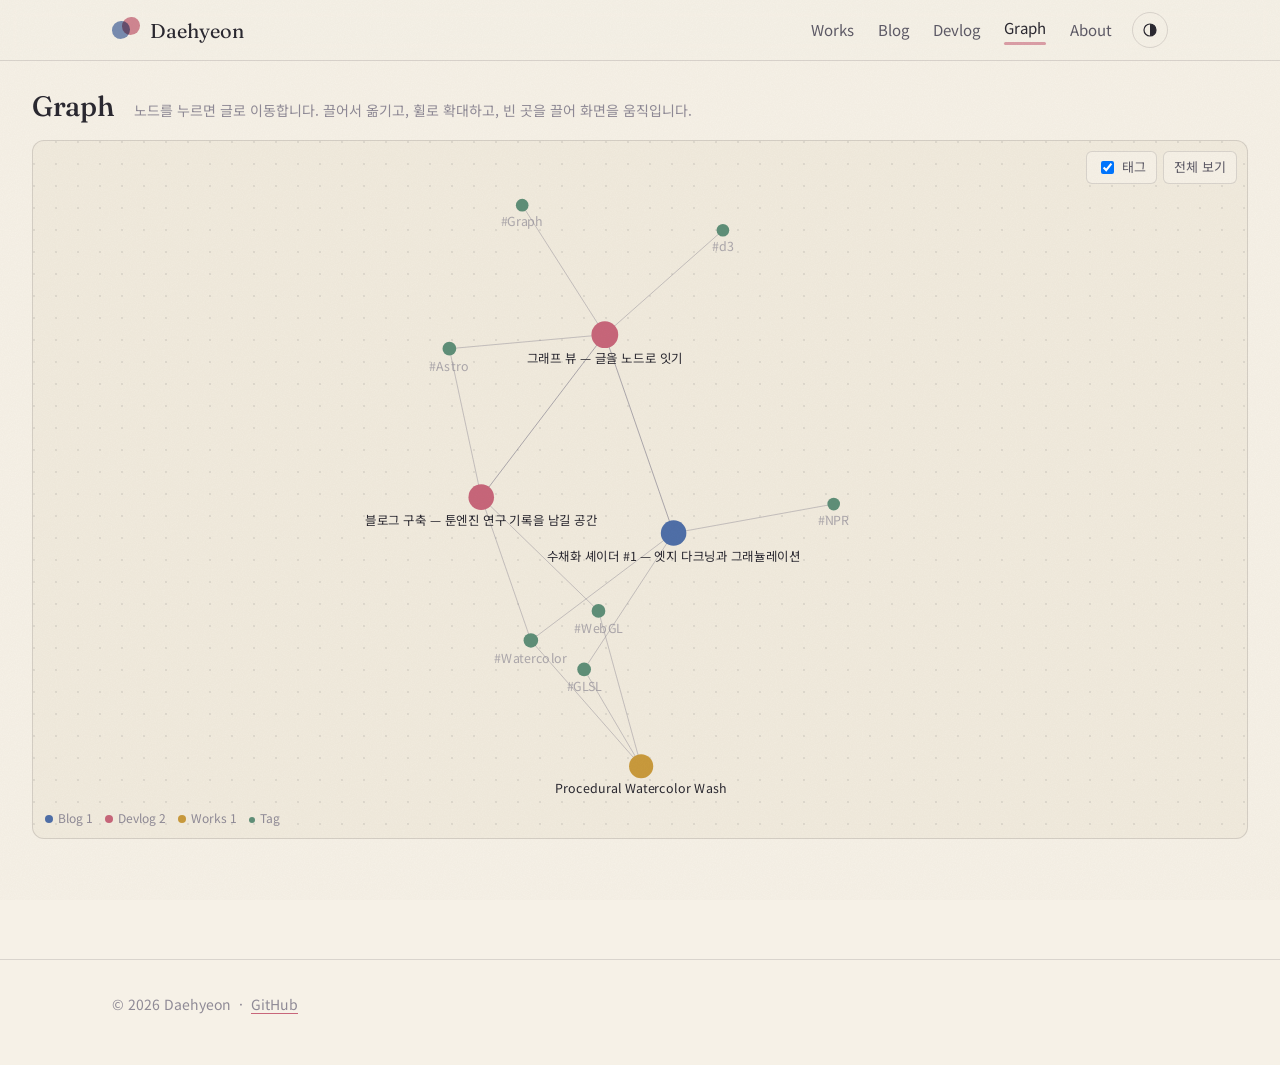
<file: graph/index.html>
<!DOCTYPE html><html lang="ko" data-astro-cid-hkbrpulz><head><meta charset="utf-8"><meta name="viewport" content="width=device-width, initial-scale=1"><title>Graph · Daehyeon</title><meta name="description" content="글, 작업 일지, 작업물과 태그의 연결 그래프"><link rel="icon" type="image/svg+xml" href="/favicon.svg"><link rel="canonical" href="https://daehyeon0731.github.io/graph/"><meta property="og:title" content="Graph · Daehyeon"><meta property="og:description" content="글, 작업 일지, 작업물과 태그의 연결 그래프"><link rel="preconnect" href="https://fonts.googleapis.com"><link rel="preconnect" href="https://fonts.gstatic.com" crossorigin><link href="https://fonts.googleapis.com/css2?family=Fraunces:ital,opsz,wght@0,9..144,400;0,9..144,500;1,9..144,400&family=Gowun+Batang:wght@400;700&family=JetBrains+Mono:wght@400;500&family=Noto+Sans+KR:wght@400;500;700&display=swap" rel="stylesheet"><script>
      try {
        const t = localStorage.getItem('theme');
        if (t === 'light' || t === 'dark') document.documentElement.dataset.theme = t;
      } catch {}
    </script><link rel="stylesheet" href="/_astro/Base.CAIx8mWQ.css"><style>.graph[data-astro-cid-pt7re56h]{border:1px solid var(--line);background:radial-gradient(circle at 1px 1px, color-mix(in srgb, var(--ink) 9%, transparent) 1px, transparent 0) 0 0 / 22px 22px, color-mix(in srgb, var(--paper-2) 70%, var(--paper));font-family:var(--font-body);border-radius:12px;position:relative;overflow:hidden}.graph[data-astro-cid-pt7re56h].home{background:color-mix(in srgb, var(--paper) 42%, transparent);height:min(62vh,560px)}.graph[data-astro-cid-pt7re56h].full{height:calc(100vh - 201px);min-height:420px}canvas[data-astro-cid-pt7re56h]{outline:none;width:100%;height:100%;display:block}.home[data-astro-cid-pt7re56h] canvas[data-astro-cid-pt7re56h]{touch-action:pan-y}.full[data-astro-cid-pt7re56h] canvas[data-astro-cid-pt7re56h]{touch-action:none}canvas[data-astro-cid-pt7re56h]:focus-visible{box-shadow:inset 0 0 0 2px var(--rose)}.legend[data-astro-cid-pt7re56h]{color:var(--ink-faint);pointer-events:none;flex-wrap:wrap;gap:12px;margin:0;padding:0;font-size:12px;list-style:none;display:flex;position:absolute;bottom:10px;left:12px}.legend[data-astro-cid-pt7re56h] i[data-astro-cid-pt7re56h]{vertical-align:0;border-radius:50%;width:8px;height:8px;margin-right:5px;display:inline-block}.legend[data-astro-cid-pt7re56h] .blog[data-astro-cid-pt7re56h]{background:var(--indigo)}.legend[data-astro-cid-pt7re56h] .devlog[data-astro-cid-pt7re56h]{background:var(--rose)}.legend[data-astro-cid-pt7re56h] .works[data-astro-cid-pt7re56h]{background:var(--ochre)}.legend[data-astro-cid-pt7re56h] .t-tag[data-astro-cid-pt7re56h]{background:var(--sap);width:6px;height:6px}.controls[data-astro-cid-pt7re56h]{gap:6px;font-size:13px;display:flex;position:absolute;top:10px;right:10px}.controls[data-astro-cid-pt7re56h] label[data-astro-cid-pt7re56h],.controls[data-astro-cid-pt7re56h] button[data-astro-cid-pt7re56h]{border:1px solid var(--line);background:var(--paper);color:var(--ink-soft);font:inherit;cursor:pointer;border-radius:6px;align-items:center;gap:5px;padding:4px 10px;display:flex}
.wide[data-astro-cid-g7g5kq2g]{max-width:1400px}header[data-astro-cid-g7g5kq2g]{flex-wrap:wrap;align-items:baseline;gap:20px;margin:28px 0 16px;display:flex}h1[data-astro-cid-g7g5kq2g]{margin:0;font-size:28px}p[data-astro-cid-g7g5kq2g]{color:var(--ink-faint);margin:0;font-size:14px}
</style></head><body data-astro-cid-hkbrpulz><!-- Shared SVG filter: turbulence-displaced blur + darkened rim, used by work cards --><svg width="0" height="0" style="position:absolute" aria-hidden="true"><filter id="wc-bleed" x="-20%" y="-20%" width="140%" height="140%"><feTurbulence type="fractalNoise" baseFrequency="0.018" numOctaves="4" seed="3" result="warp"></feTurbulence><feDisplacementMap in="SourceGraphic" in2="warp" scale="38" xChannelSelector="R" yChannelSelector="G" result="ragged"></feDisplacementMap><feGaussianBlur in="ragged" stdDeviation="2.2" result="soft"></feGaussianBlur><feMorphology in="soft" operator="erode" radius="3" result="inner"></feMorphology><feComposite in="soft" in2="inner" operator="out" result="rim"></feComposite><feComponentTransfer in="rim" result="rimDark"><feFuncA type="linear" slope="0.9"></feFuncA></feComponentTransfer><feTurbulence type="fractalNoise" baseFrequency="0.9" numOctaves="2" seed="8" result="grain"></feTurbulence><feComposite in="soft" in2="grain" operator="arithmetic" k1="0.55" k2="0.6" result="granulated"></feComposite><feMerge><feMergeNode in="granulated"></feMergeNode><feMergeNode in="rimDark"></feMergeNode></feMerge></filter></svg><header class="site-header" data-astro-cid-hkbrpulz><div class="container bar" data-astro-cid-hkbrpulz><a href="/" class="logo" aria-label="홈" data-astro-cid-hkbrpulz><span class="dot d1" data-astro-cid-hkbrpulz></span><span class="dot d2" data-astro-cid-hkbrpulz></span><span class="name" data-astro-cid-hkbrpulz>Daehyeon</span></a><nav data-astro-cid-hkbrpulz><a href="/works/" data-astro-cid-hkbrpulz>Works</a><a href="/blog/" data-astro-cid-hkbrpulz>Blog</a><a href="/devlog/" data-astro-cid-hkbrpulz>Devlog</a><a href="/graph/" class="active" data-astro-cid-hkbrpulz>Graph</a><a href="/about/" data-astro-cid-hkbrpulz>About</a><button id="theme-toggle" type="button" aria-label="테마 전환" data-astro-cid-hkbrpulz><svg viewBox="0 0 24 24" width="18" height="18" aria-hidden="true" data-astro-cid-hkbrpulz><circle cx="12" cy="12" r="8" fill="none" stroke="currentColor" stroke-width="1.6" data-astro-cid-hkbrpulz></circle><path d="M12 4a8 8 0 0 1 0 16z" fill="currentColor" data-astro-cid-hkbrpulz></path></svg></button></nav></div></header><main data-astro-cid-hkbrpulz><section class="container wide" data-astro-cid-g7g5kq2g><header data-astro-cid-g7g5kq2g><h1 data-astro-cid-g7g5kq2g>Graph</h1><p data-astro-cid-g7g5kq2g>노드를 누르면 글로 이동합니다. 끌어서 옮기고, 휠로 확대하고, 빈 곳을 끌어 화면을 움직입니다.</p></header><div class="graph full" data-graph data-navigable="1" data-astro-cid-pt7re56h><canvas tabindex="0" aria-label="글과 태그의 연결 그래프. 노드를 누르면 해당 글로 이동합니다." data-astro-cid-pt7re56h></canvas><script type="application/json">{"nodes":[{"id":"blog/watercolor-shader-01","label":"수채화 셰이더 #1 — 엣지 다크닝과 그래뉼레이션","type":"blog","url":"/blog/watercolor-shader-01/"},{"id":"devlog/2026-11-24-blog-setup","label":"블로그 구축 — 툰엔진 연구 기록을 남길 공간","type":"devlog","url":"/devlog/2026-11-24-blog-setup/"},{"id":"devlog/2026-11-25-graph-view","label":"그래프 뷰 — 글을 노드로 잇기","type":"devlog","url":"/devlog/2026-11-25-graph-view/"},{"id":"works/watercolor-hero","label":"Procedural Watercolor Wash","type":"works","url":"/works/watercolor-hero/"},{"id":"tag/Watercolor","label":"#Watercolor","type":"tag"},{"id":"tag/NPR","label":"#NPR","type":"tag"},{"id":"tag/GLSL","label":"#GLSL","type":"tag"},{"id":"tag/Astro","label":"#Astro","type":"tag"},{"id":"tag/WebGL","label":"#WebGL","type":"tag"},{"id":"tag/Graph","label":"#Graph","type":"tag"},{"id":"tag/d3","label":"#d3","type":"tag"}],"links":[{"source":"blog/watercolor-shader-01","target":"tag/Watercolor","kind":"tag"},{"source":"blog/watercolor-shader-01","target":"tag/NPR","kind":"tag"},{"source":"blog/watercolor-shader-01","target":"tag/GLSL","kind":"tag"},{"source":"devlog/2026-11-24-blog-setup","target":"tag/Astro","kind":"tag"},{"source":"devlog/2026-11-24-blog-setup","target":"tag/WebGL","kind":"tag"},{"source":"devlog/2026-11-24-blog-setup","target":"tag/Watercolor","kind":"tag"},{"source":"devlog/2026-11-25-graph-view","target":"tag/Astro","kind":"tag"},{"source":"devlog/2026-11-25-graph-view","target":"tag/Graph","kind":"tag"},{"source":"devlog/2026-11-25-graph-view","target":"tag/d3","kind":"tag"},{"source":"works/watercolor-hero","target":"tag/Watercolor","kind":"tag"},{"source":"works/watercolor-hero","target":"tag/GLSL","kind":"tag"},{"source":"works/watercolor-hero","target":"tag/WebGL","kind":"tag"},{"source":"devlog/2026-11-25-graph-view","target":"devlog/2026-11-24-blog-setup","kind":"wiki"},{"source":"devlog/2026-11-25-graph-view","target":"blog/watercolor-shader-01","kind":"wiki"}]}</script><ul class="legend" aria-label="범례" data-astro-cid-pt7re56h><li data-astro-cid-pt7re56h><i class="blog" data-astro-cid-pt7re56h></i>Blog 1</li><li data-astro-cid-pt7re56h><i class="devlog" data-astro-cid-pt7re56h></i>Devlog 2</li><li data-astro-cid-pt7re56h><i class="works" data-astro-cid-pt7re56h></i>Works 1</li><li data-astro-cid-pt7re56h><i class="t-tag" data-astro-cid-pt7re56h></i>Tag</li></ul><div class="controls" data-astro-cid-pt7re56h><label data-astro-cid-pt7re56h><input type="checkbox" data-tags checked data-astro-cid-pt7re56h> 태그</label><button type="button" data-fit data-astro-cid-pt7re56h>전체 보기</button></div><!-- fallback list for no-JS / screen readers --><noscript><ul data-astro-cid-pt7re56h><li data-astro-cid-pt7re56h><a href="/blog/watercolor-shader-01/" data-astro-cid-pt7re56h>수채화 셰이더 #1 — 엣지 다크닝과 그래뉼레이션</a></li><li data-astro-cid-pt7re56h><a href="/devlog/2026-11-24-blog-setup/" data-astro-cid-pt7re56h>블로그 구축 — 툰엔진 연구 기록을 남길 공간</a></li><li data-astro-cid-pt7re56h><a href="/devlog/2026-11-25-graph-view/" data-astro-cid-pt7re56h>그래프 뷰 — 글을 노드로 잇기</a></li><li data-astro-cid-pt7re56h><a href="/works/watercolor-hero/" data-astro-cid-pt7re56h>Procedural Watercolor Wash</a></li></ul></noscript></div><script type="module" src="/_astro/GraphView.astro_astro_type_script_index_0_lang.B80aYKnz.js"></script></section></main><footer class="site-footer" data-astro-cid-hkbrpulz><div class="container" data-astro-cid-hkbrpulz><span data-astro-cid-hkbrpulz>© 2026 Daehyeon</span><span class="sep" data-astro-cid-hkbrpulz>·</span><a href="https://github.com/daehyeon0731" data-astro-cid-hkbrpulz>GitHub</a></div></footer><script type="module">document.getElementById(`theme-toggle`)?.addEventListener(`click`,()=>{let e=document.documentElement,t=(e.dataset.theme??(matchMedia(`(prefers-color-scheme: dark)`).matches?`dark`:`light`))===`dark`?`light`:`dark`;e.dataset.theme=t;try{localStorage.setItem(`theme`,t)}catch{}});</script></body></html>
</file>
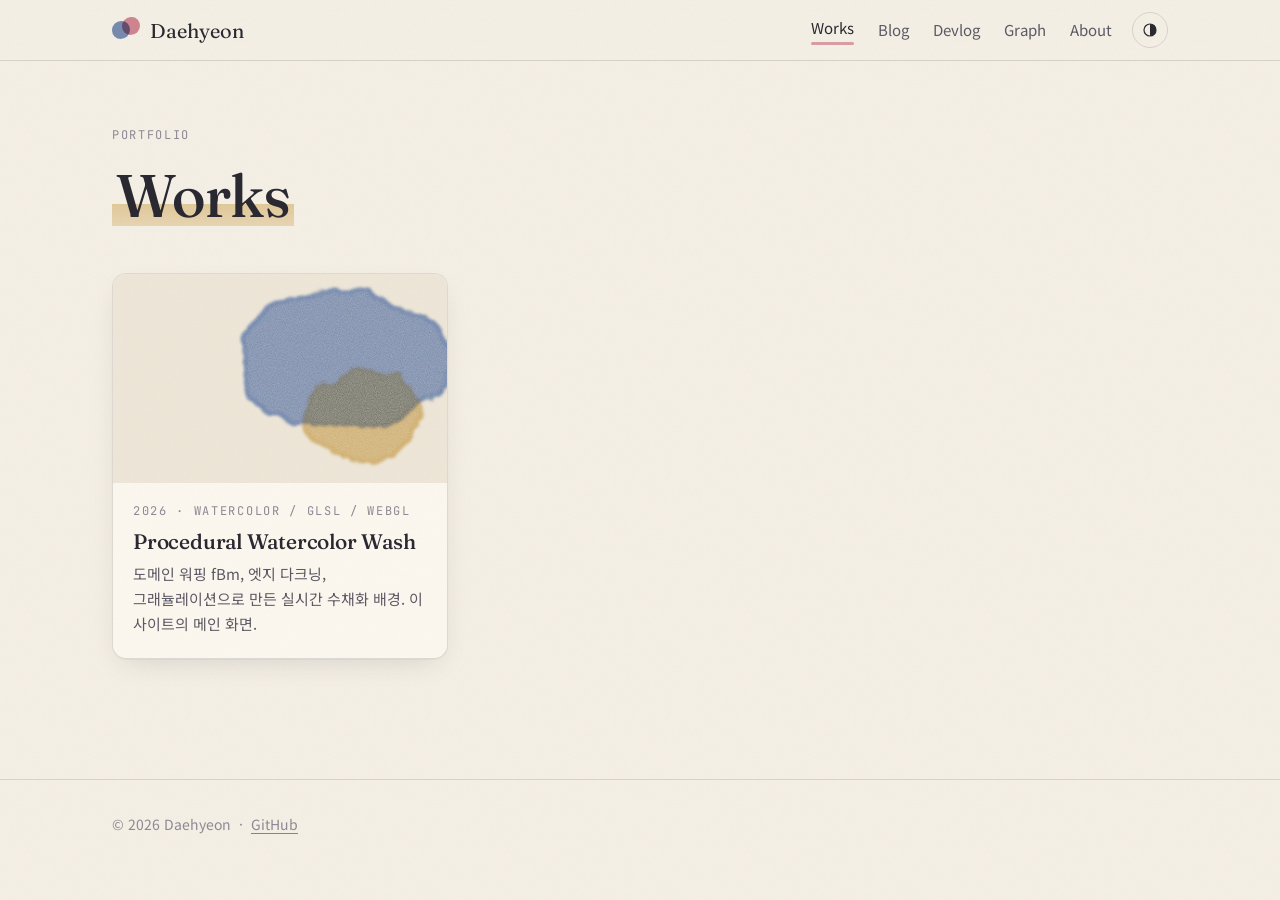
<file: works/index.html>
<!DOCTYPE html><html lang="ko" data-astro-cid-hkbrpulz><head><meta charset="utf-8"><meta name="viewport" content="width=device-width, initial-scale=1"><title>Works · Daehyeon</title><meta name="description" content="툰 셰이더, NPR, 수채화 렌더링 작업 모음"><link rel="icon" type="image/svg+xml" href="/favicon.svg"><link rel="canonical" href="https://daehyeon0731.github.io/works/"><meta property="og:title" content="Works · Daehyeon"><meta property="og:description" content="툰 셰이더, NPR, 수채화 렌더링 작업 모음"><link rel="preconnect" href="https://fonts.googleapis.com"><link rel="preconnect" href="https://fonts.gstatic.com" crossorigin><link href="https://fonts.googleapis.com/css2?family=Fraunces:ital,opsz,wght@0,9..144,400;0,9..144,500;1,9..144,400&family=Gowun+Batang:wght@400;700&family=JetBrains+Mono:wght@400;500&family=Noto+Sans+KR:wght@400;500;700&display=swap" rel="stylesheet"><script>
      try {
        const t = localStorage.getItem('theme');
        if (t === 'light' || t === 'dark') document.documentElement.dataset.theme = t;
      } catch {}
    </script><link rel="stylesheet" href="/_astro/Base.CAIx8mWQ.css"><style>.card[data-astro-cid-ryuh4v2g]{color:inherit;background:var(--card);border:1px solid var(--line);box-shadow:var(--shadow);border-radius:14px;flex-direction:column;text-decoration:none;transition:transform .35s cubic-bezier(.2,.7,.2,1),box-shadow .35s;display:flex;overflow:hidden}.card[data-astro-cid-ryuh4v2g]:hover{color:inherit;transform:translateY(-4px)rotate(-.3deg)}.media[data-astro-cid-ryuh4v2g]{aspect-ratio:16/10;background:var(--paper-2);overflow:hidden}.media[data-astro-cid-ryuh4v2g] img[data-astro-cid-ryuh4v2g],.media[data-astro-cid-ryuh4v2g] video[data-astro-cid-ryuh4v2g],.media[data-astro-cid-ryuh4v2g] svg[data-astro-cid-ryuh4v2g]{object-fit:cover;width:100%;height:100%;transition:transform .8s cubic-bezier(.2,.7,.2,1)}.card[data-astro-cid-ryuh4v2g]:hover .media[data-astro-cid-ryuh4v2g] svg[data-astro-cid-ryuh4v2g],.card[data-astro-cid-ryuh4v2g]:hover .media[data-astro-cid-ryuh4v2g] img[data-astro-cid-ryuh4v2g]{transform:scale(1.06)}.media[data-astro-cid-ryuh4v2g] ellipse[data-astro-cid-ryuh4v2g]{mix-blend-mode:multiply}:root[data-theme=dark] .media[data-astro-cid-ryuh4v2g] ellipse[data-astro-cid-ryuh4v2g]{mix-blend-mode:screen}.indigo[data-astro-cid-ryuh4v2g] .p1[data-astro-cid-ryuh4v2g]{fill:color-mix(in srgb, var(--indigo) 55%, transparent)}.indigo[data-astro-cid-ryuh4v2g] .p2[data-astro-cid-ryuh4v2g]{fill:color-mix(in srgb, var(--ochre) 45%, transparent)}.rose[data-astro-cid-ryuh4v2g] .p1[data-astro-cid-ryuh4v2g]{fill:color-mix(in srgb, var(--rose) 55%, transparent)}.rose[data-astro-cid-ryuh4v2g] .p2[data-astro-cid-ryuh4v2g]{fill:color-mix(in srgb, var(--indigo) 40%, transparent)}.ochre[data-astro-cid-ryuh4v2g] .p1[data-astro-cid-ryuh4v2g]{fill:color-mix(in srgb, var(--ochre) 60%, transparent)}.ochre[data-astro-cid-ryuh4v2g] .p2[data-astro-cid-ryuh4v2g]{fill:color-mix(in srgb, var(--rose) 40%, transparent)}.sap[data-astro-cid-ryuh4v2g] .p1[data-astro-cid-ryuh4v2g]{fill:color-mix(in srgb, var(--sap) 60%, transparent)}.sap[data-astro-cid-ryuh4v2g] .p2[data-astro-cid-ryuh4v2g]{fill:color-mix(in srgb, var(--ochre) 45%, transparent)}.body[data-astro-cid-ryuh4v2g]{padding:18px 20px 22px}h3[data-astro-cid-ryuh4v2g]{margin:6px 0 8px;font-size:21px}p[data-astro-cid-ryuh4v2g]{color:var(--ink-soft);margin:0;font-size:15px;line-height:1.65}
.top[data-astro-cid-bt5j2la3]{margin-top:64px}h1[data-astro-cid-bt5j2la3]{margin:8px 0 40px;font-size:clamp(36px,6vw,60px)}.grid[data-astro-cid-bt5j2la3]{grid-template-columns:repeat(auto-fill,minmax(min(100%,300px),1fr));gap:24px;display:grid}
</style></head><body data-astro-cid-hkbrpulz><!-- Shared SVG filter: turbulence-displaced blur + darkened rim, used by work cards --><svg width="0" height="0" style="position:absolute" aria-hidden="true"><filter id="wc-bleed" x="-20%" y="-20%" width="140%" height="140%"><feTurbulence type="fractalNoise" baseFrequency="0.018" numOctaves="4" seed="3" result="warp"></feTurbulence><feDisplacementMap in="SourceGraphic" in2="warp" scale="38" xChannelSelector="R" yChannelSelector="G" result="ragged"></feDisplacementMap><feGaussianBlur in="ragged" stdDeviation="2.2" result="soft"></feGaussianBlur><feMorphology in="soft" operator="erode" radius="3" result="inner"></feMorphology><feComposite in="soft" in2="inner" operator="out" result="rim"></feComposite><feComponentTransfer in="rim" result="rimDark"><feFuncA type="linear" slope="0.9"></feFuncA></feComponentTransfer><feTurbulence type="fractalNoise" baseFrequency="0.9" numOctaves="2" seed="8" result="grain"></feTurbulence><feComposite in="soft" in2="grain" operator="arithmetic" k1="0.55" k2="0.6" result="granulated"></feComposite><feMerge><feMergeNode in="granulated"></feMergeNode><feMergeNode in="rimDark"></feMergeNode></feMerge></filter></svg><header class="site-header" data-astro-cid-hkbrpulz><div class="container bar" data-astro-cid-hkbrpulz><a href="/" class="logo" aria-label="홈" data-astro-cid-hkbrpulz><span class="dot d1" data-astro-cid-hkbrpulz></span><span class="dot d2" data-astro-cid-hkbrpulz></span><span class="name" data-astro-cid-hkbrpulz>Daehyeon</span></a><nav data-astro-cid-hkbrpulz><a href="/works/" class="active" data-astro-cid-hkbrpulz>Works</a><a href="/blog/" data-astro-cid-hkbrpulz>Blog</a><a href="/devlog/" data-astro-cid-hkbrpulz>Devlog</a><a href="/graph/" data-astro-cid-hkbrpulz>Graph</a><a href="/about/" data-astro-cid-hkbrpulz>About</a><button id="theme-toggle" type="button" aria-label="테마 전환" data-astro-cid-hkbrpulz><svg viewBox="0 0 24 24" width="18" height="18" aria-hidden="true" data-astro-cid-hkbrpulz><circle cx="12" cy="12" r="8" fill="none" stroke="currentColor" stroke-width="1.6" data-astro-cid-hkbrpulz></circle><path d="M12 4a8 8 0 0 1 0 16z" fill="currentColor" data-astro-cid-hkbrpulz></path></svg></button></nav></div></header><main data-astro-cid-hkbrpulz><section class="container" data-astro-cid-bt5j2la3><p class="eyebrow top" data-astro-cid-bt5j2la3>Portfolio</p><h1 data-astro-cid-bt5j2la3><span class="brush-underline" data-astro-cid-bt5j2la3>Works</span></h1><div class="grid" data-astro-cid-bt5j2la3><a class="card" href="/works/watercolor-hero/" data-astro-cid-ryuh4v2g><div class="media indigo" data-astro-cid-ryuh4v2g><svg viewBox="0 0 400 250" preserveAspectRatio="xMidYMid slice" aria-hidden="true" data-astro-cid-ryuh4v2g><g filter="url(#wc-bleed)" data-astro-cid-ryuh4v2g><ellipse cx="275.81504687317647" cy="103.12316479168658" rx="125.35379901528358" ry="85.55611203511944" class="p1" data-astro-cid-ryuh4v2g></ellipse><ellipse cx="303.1072051715455" cy="170.30900918281986" rx="71.06680263052112" ry="54.170018966760836" class="p2" data-astro-cid-ryuh4v2g></ellipse></g></svg></div><div class="body" data-astro-cid-ryuh4v2g><div class="eyebrow" data-astro-cid-ryuh4v2g>2026 · Watercolor / GLSL / WebGL</div><h3 data-astro-cid-ryuh4v2g>Procedural Watercolor Wash</h3><p data-astro-cid-ryuh4v2g>도메인 워핑 fBm, 엣지 다크닝, 그래뉼레이션으로 만든 실시간 수채화 배경. 이 사이트의 메인 화면.</p></div></a></div></section></main><footer class="site-footer" data-astro-cid-hkbrpulz><div class="container" data-astro-cid-hkbrpulz><span data-astro-cid-hkbrpulz>© 2026 Daehyeon</span><span class="sep" data-astro-cid-hkbrpulz>·</span><a href="https://github.com/daehyeon0731" data-astro-cid-hkbrpulz>GitHub</a></div></footer><script type="module">document.getElementById(`theme-toggle`)?.addEventListener(`click`,()=>{let e=document.documentElement,t=(e.dataset.theme??(matchMedia(`(prefers-color-scheme: dark)`).matches?`dark`:`light`))===`dark`?`light`:`dark`;e.dataset.theme=t;try{localStorage.setItem(`theme`,t)}catch{}});</script></body></html>
</file>
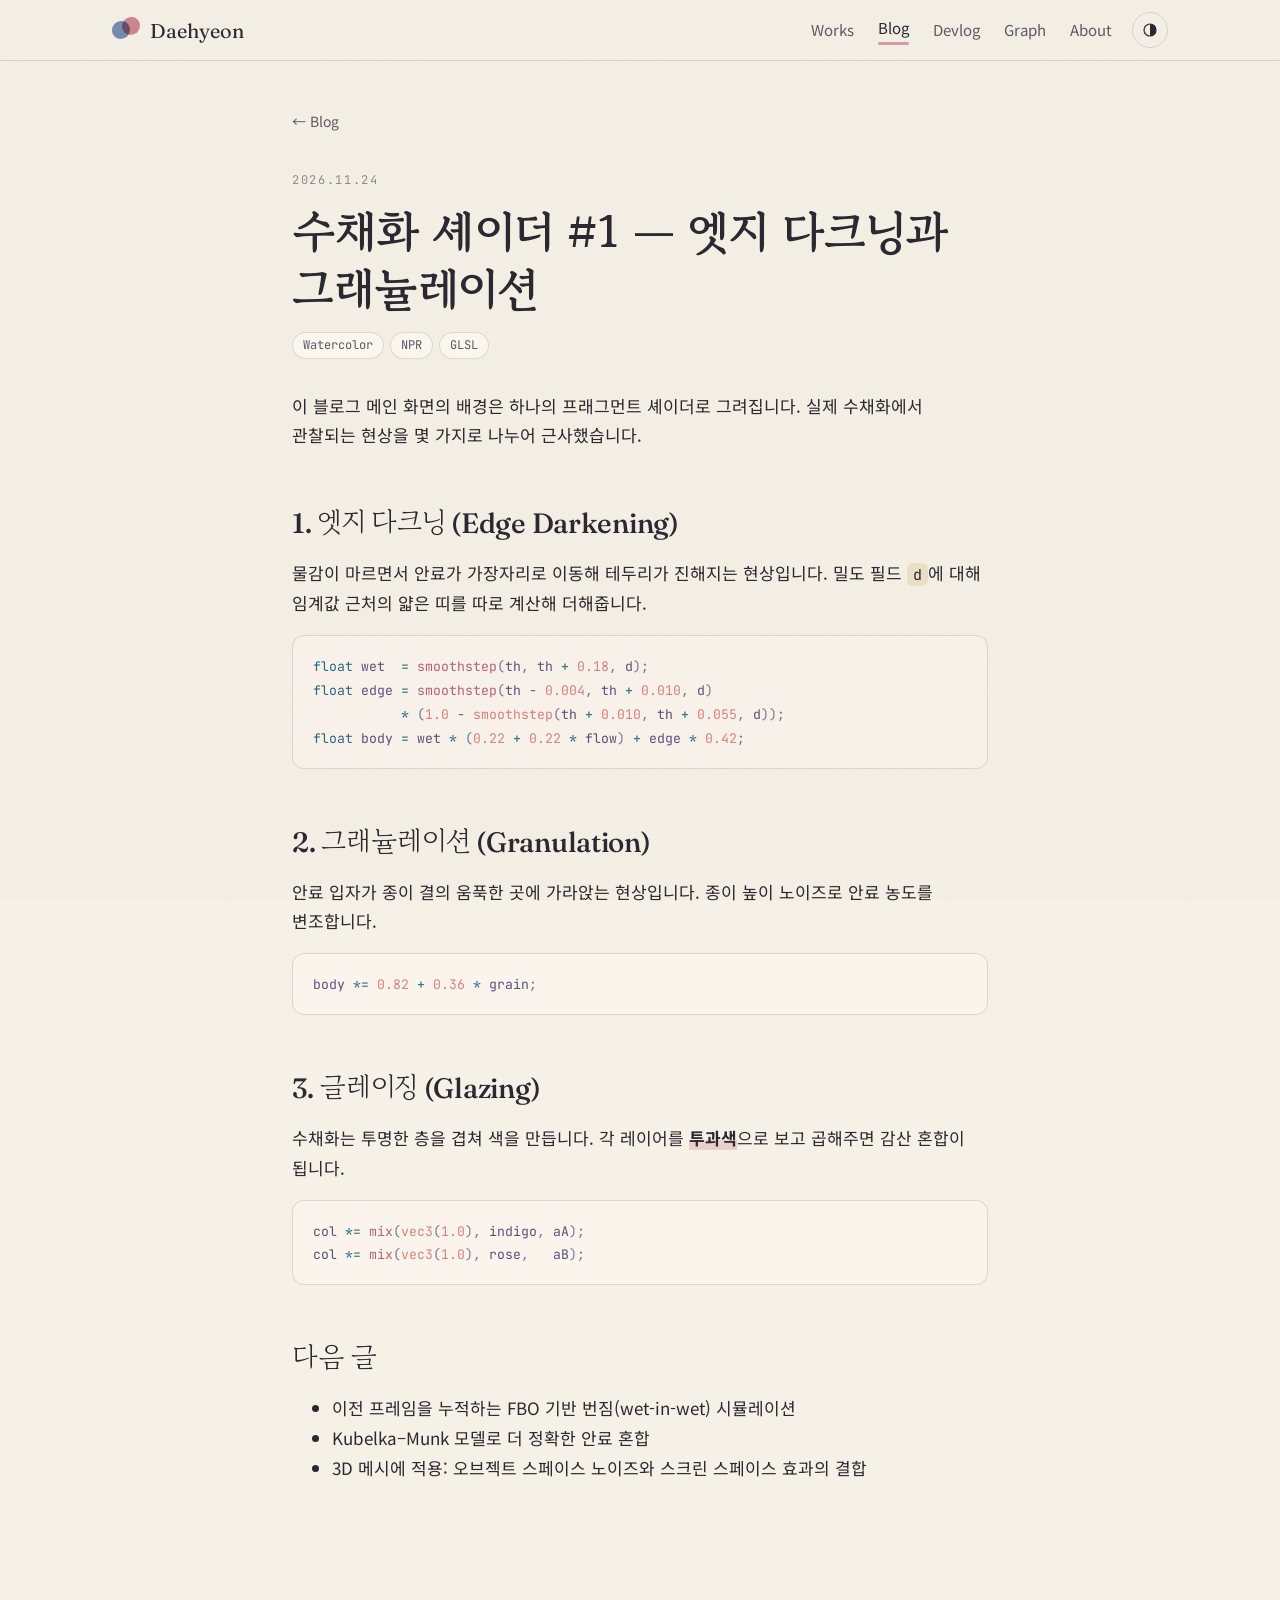
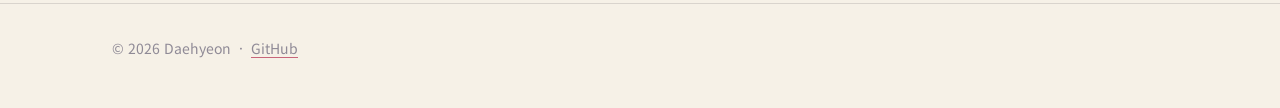
<file: blog/watercolor-shader-01/index.html>
<!DOCTYPE html><html lang="ko" data-astro-cid-hkbrpulz><head><meta charset="utf-8"><meta name="viewport" content="width=device-width, initial-scale=1"><title>수채화 셰이더 #1 — 엣지 다크닝과 그래뉼레이션 · Daehyeon</title><meta name="description" content="실제 수채화의 물리 현상을 관찰하고, 이를 프래그먼트 셰이더로 근사하는 첫 단계."><link rel="icon" type="image/svg+xml" href="/favicon.svg"><link rel="canonical" href="https://daehyeon0731.github.io/blog/watercolor-shader-01/"><meta property="og:title" content="수채화 셰이더 #1 — 엣지 다크닝과 그래뉼레이션 · Daehyeon"><meta property="og:description" content="실제 수채화의 물리 현상을 관찰하고, 이를 프래그먼트 셰이더로 근사하는 첫 단계."><link rel="preconnect" href="https://fonts.googleapis.com"><link rel="preconnect" href="https://fonts.gstatic.com" crossorigin><link href="https://fonts.googleapis.com/css2?family=Fraunces:ital,opsz,wght@0,9..144,400;0,9..144,500;1,9..144,400&family=Gowun+Batang:wght@400;700&family=JetBrains+Mono:wght@400;500&family=Noto+Sans+KR:wght@400;500;700&display=swap" rel="stylesheet"><script>
      try {
        const t = localStorage.getItem('theme');
        if (t === 'light' || t === 'dark') document.documentElement.dataset.theme = t;
      } catch {}
    </script><link rel="stylesheet" href="/_astro/Base.CAIx8mWQ.css"><style>.prose[data-astro-cid-h3xj43oc]{margin-top:32px}.prose[data-astro-cid-h3xj43oc] h2{margin-top:2em;font-size:28px}.prose[data-astro-cid-h3xj43oc] h3{font-size:22px}.prose[data-astro-cid-h3xj43oc] pre{border:1px solid var(--line);border-radius:12px;padding:18px 20px;line-height:1.6;overflow-x:auto}.prose[data-astro-cid-h3xj43oc] :not(pre)>code{background:color-mix(in srgb, var(--ochre) 18%, transparent);border-radius:6px;padding:2px 6px}.prose[data-astro-cid-h3xj43oc] blockquote{border-left:3px solid var(--rose);color:var(--ink-soft);margin:1.5em 0;padding:4px 20px}.prose[data-astro-cid-h3xj43oc] img,.prose[data-astro-cid-h3xj43oc] video{border-radius:12px;margin:1.5em 0}.prose[data-astro-cid-h3xj43oc] strong{background:linear-gradient(transparent 60%, color-mix(in srgb, var(--rose) 25%, transparent) 60%)}.prose[data-astro-cid-h3xj43oc] .wikilink{border-bottom:1px solid color-mix(in srgb, var(--indigo) 45%, transparent);color:var(--indigo);text-decoration:none}.prose[data-astro-cid-h3xj43oc] .wikilink:hover{border-bottom-color:var(--indigo)}.prose[data-astro-cid-h3xj43oc] .wikilink.missing{color:var(--ink-faint);border-bottom:1px dashed var(--line);cursor:help;font-style:normal}
article[data-astro-cid-vvdrgdaw]{max-width:760px}.back[data-astro-cid-vvdrgdaw]{color:var(--ink-soft);margin:48px 0 24px;font-size:14px;text-decoration:none;display:inline-block}h1[data-astro-cid-vvdrgdaw]{font-size:clamp(30px,5vw,46px);font-family:"Gowun Batang", var(--font-display);margin:8px 0 14px;font-weight:700}.tags[data-astro-cid-vvdrgdaw]{flex-wrap:wrap;gap:6px;margin-bottom:24px;display:flex}
</style></head><body data-astro-cid-hkbrpulz><!-- Shared SVG filter: turbulence-displaced blur + darkened rim, used by work cards --><svg width="0" height="0" style="position:absolute" aria-hidden="true"><filter id="wc-bleed" x="-20%" y="-20%" width="140%" height="140%"><feTurbulence type="fractalNoise" baseFrequency="0.018" numOctaves="4" seed="3" result="warp"></feTurbulence><feDisplacementMap in="SourceGraphic" in2="warp" scale="38" xChannelSelector="R" yChannelSelector="G" result="ragged"></feDisplacementMap><feGaussianBlur in="ragged" stdDeviation="2.2" result="soft"></feGaussianBlur><feMorphology in="soft" operator="erode" radius="3" result="inner"></feMorphology><feComposite in="soft" in2="inner" operator="out" result="rim"></feComposite><feComponentTransfer in="rim" result="rimDark"><feFuncA type="linear" slope="0.9"></feFuncA></feComponentTransfer><feTurbulence type="fractalNoise" baseFrequency="0.9" numOctaves="2" seed="8" result="grain"></feTurbulence><feComposite in="soft" in2="grain" operator="arithmetic" k1="0.55" k2="0.6" result="granulated"></feComposite><feMerge><feMergeNode in="granulated"></feMergeNode><feMergeNode in="rimDark"></feMergeNode></feMerge></filter></svg><header class="site-header" data-astro-cid-hkbrpulz><div class="container bar" data-astro-cid-hkbrpulz><a href="/" class="logo" aria-label="홈" data-astro-cid-hkbrpulz><span class="dot d1" data-astro-cid-hkbrpulz></span><span class="dot d2" data-astro-cid-hkbrpulz></span><span class="name" data-astro-cid-hkbrpulz>Daehyeon</span></a><nav data-astro-cid-hkbrpulz><a href="/works/" data-astro-cid-hkbrpulz>Works</a><a href="/blog/" class="active" data-astro-cid-hkbrpulz>Blog</a><a href="/devlog/" data-astro-cid-hkbrpulz>Devlog</a><a href="/graph/" data-astro-cid-hkbrpulz>Graph</a><a href="/about/" data-astro-cid-hkbrpulz>About</a><button id="theme-toggle" type="button" aria-label="테마 전환" data-astro-cid-hkbrpulz><svg viewBox="0 0 24 24" width="18" height="18" aria-hidden="true" data-astro-cid-hkbrpulz><circle cx="12" cy="12" r="8" fill="none" stroke="currentColor" stroke-width="1.6" data-astro-cid-hkbrpulz></circle><path d="M12 4a8 8 0 0 1 0 16z" fill="currentColor" data-astro-cid-hkbrpulz></path></svg></button></nav></div></header><main data-astro-cid-hkbrpulz><article class="container" data-astro-cid-vvdrgdaw><a href="/blog/" class="back" data-astro-cid-vvdrgdaw>← Blog</a><p class="eyebrow" data-astro-cid-vvdrgdaw>2026.11.24</p><h1 data-astro-cid-vvdrgdaw>수채화 셰이더 #1 — 엣지 다크닝과 그래뉼레이션</h1><div class="tags" data-astro-cid-vvdrgdaw><span class="tag" data-astro-cid-vvdrgdaw>Watercolor</span><span class="tag" data-astro-cid-vvdrgdaw>NPR</span><span class="tag" data-astro-cid-vvdrgdaw>GLSL</span></div><div class="prose" data-astro-cid-h3xj43oc><p>이 블로그 메인 화면의 배경은 하나의 프래그먼트 셰이더로 그려집니다. 실제 수채화에서 관찰되는 현상을 몇 가지로 나누어 근사했습니다.</p>
<h2 id="1-엣지-다크닝-edge-darkening">1. 엣지 다크닝 (Edge Darkening)</h2>
<p>물감이 마르면서 안료가 가장자리로 이동해 테두리가 진해지는 현상입니다. 밀도 필드 <code>d</code>에 대해 임계값 근처의 얇은 띠를 따로 계산해 더해줍니다.</p>
<pre class="astro-code astro-code-themes rose-pine-dawn rose-pine-moon" style="background-color:#faf4ed;--shiki-dark-bg:#232136;color:#575279;--shiki-dark:#e0def4; overflow-x: auto;" tabindex="0" data-language="glsl"><code><span class="line"><span style="color:#286983;--shiki-dark:#3E8FB0">float</span><span style="color:#575279;--shiki-dark:#E0DEF4"> wet  </span><span style="color:#286983;--shiki-dark:#3E8FB0">=</span><span style="color:#B4637A;--shiki-light-font-style:italic;--shiki-dark:#EB6F92;--shiki-dark-font-style:italic"> smoothstep</span><span style="color:#797593;--shiki-dark:#908CAA">(</span><span style="color:#575279;--shiki-dark:#E0DEF4">th</span><span style="color:#797593;--shiki-dark:#908CAA">,</span><span style="color:#575279;--shiki-dark:#E0DEF4"> th </span><span style="color:#286983;--shiki-dark:#3E8FB0">+</span><span style="color:#D7827E;--shiki-dark:#EA9A97"> 0.18</span><span style="color:#797593;--shiki-dark:#908CAA">,</span><span style="color:#575279;--shiki-dark:#E0DEF4"> d</span><span style="color:#797593;--shiki-dark:#908CAA">);</span></span>
<span class="line"><span style="color:#286983;--shiki-dark:#3E8FB0">float</span><span style="color:#575279;--shiki-dark:#E0DEF4"> edge </span><span style="color:#286983;--shiki-dark:#3E8FB0">=</span><span style="color:#B4637A;--shiki-light-font-style:italic;--shiki-dark:#EB6F92;--shiki-dark-font-style:italic"> smoothstep</span><span style="color:#797593;--shiki-dark:#908CAA">(</span><span style="color:#575279;--shiki-dark:#E0DEF4">th </span><span style="color:#286983;--shiki-dark:#3E8FB0">-</span><span style="color:#D7827E;--shiki-dark:#EA9A97"> 0.004</span><span style="color:#797593;--shiki-dark:#908CAA">,</span><span style="color:#575279;--shiki-dark:#E0DEF4"> th </span><span style="color:#286983;--shiki-dark:#3E8FB0">+</span><span style="color:#D7827E;--shiki-dark:#EA9A97"> 0.010</span><span style="color:#797593;--shiki-dark:#908CAA">,</span><span style="color:#575279;--shiki-dark:#E0DEF4"> d</span><span style="color:#797593;--shiki-dark:#908CAA">)</span></span>
<span class="line"><span style="color:#286983;--shiki-dark:#3E8FB0">           *</span><span style="color:#797593;--shiki-dark:#908CAA"> (</span><span style="color:#D7827E;--shiki-dark:#EA9A97">1.0</span><span style="color:#286983;--shiki-dark:#3E8FB0"> -</span><span style="color:#D7827E;--shiki-dark:#EA9A97"> smoothstep</span><span style="color:#797593;--shiki-dark:#908CAA">(</span><span style="color:#575279;--shiki-dark:#E0DEF4">th </span><span style="color:#286983;--shiki-dark:#3E8FB0">+</span><span style="color:#D7827E;--shiki-dark:#EA9A97"> 0.010</span><span style="color:#797593;--shiki-dark:#908CAA">,</span><span style="color:#575279;--shiki-dark:#E0DEF4"> th </span><span style="color:#286983;--shiki-dark:#3E8FB0">+</span><span style="color:#D7827E;--shiki-dark:#EA9A97"> 0.055</span><span style="color:#797593;--shiki-dark:#908CAA">,</span><span style="color:#575279;--shiki-dark:#E0DEF4"> d</span><span style="color:#797593;--shiki-dark:#908CAA">));</span></span>
<span class="line"><span style="color:#286983;--shiki-dark:#3E8FB0">float</span><span style="color:#575279;--shiki-dark:#E0DEF4"> body </span><span style="color:#286983;--shiki-dark:#3E8FB0">=</span><span style="color:#575279;--shiki-dark:#E0DEF4"> wet </span><span style="color:#286983;--shiki-dark:#3E8FB0">*</span><span style="color:#797593;--shiki-dark:#908CAA"> (</span><span style="color:#D7827E;--shiki-dark:#EA9A97">0.22</span><span style="color:#286983;--shiki-dark:#3E8FB0"> +</span><span style="color:#D7827E;--shiki-dark:#EA9A97"> 0.22</span><span style="color:#286983;--shiki-dark:#3E8FB0"> *</span><span style="color:#575279;--shiki-dark:#E0DEF4"> flow</span><span style="color:#797593;--shiki-dark:#908CAA">)</span><span style="color:#286983;--shiki-dark:#3E8FB0"> +</span><span style="color:#575279;--shiki-dark:#E0DEF4"> edge </span><span style="color:#286983;--shiki-dark:#3E8FB0">*</span><span style="color:#D7827E;--shiki-dark:#EA9A97"> 0.42</span><span style="color:#797593;--shiki-dark:#908CAA">;</span></span></code></pre>
<h2 id="2-그래뉼레이션-granulation">2. 그래뉼레이션 (Granulation)</h2>
<p>안료 입자가 종이 결의 움푹한 곳에 가라앉는 현상입니다. 종이 높이 노이즈로 안료 농도를 변조합니다.</p>
<pre class="astro-code astro-code-themes rose-pine-dawn rose-pine-moon" style="background-color:#faf4ed;--shiki-dark-bg:#232136;color:#575279;--shiki-dark:#e0def4; overflow-x: auto;" tabindex="0" data-language="glsl"><code><span class="line"><span style="color:#575279;--shiki-dark:#E0DEF4">body </span><span style="color:#286983;--shiki-dark:#3E8FB0">*=</span><span style="color:#D7827E;--shiki-dark:#EA9A97"> 0.82</span><span style="color:#286983;--shiki-dark:#3E8FB0"> +</span><span style="color:#D7827E;--shiki-dark:#EA9A97"> 0.36</span><span style="color:#286983;--shiki-dark:#3E8FB0"> *</span><span style="color:#575279;--shiki-dark:#E0DEF4"> grain</span><span style="color:#797593;--shiki-dark:#908CAA">;</span></span></code></pre>
<h2 id="3-글레이징-glazing">3. 글레이징 (Glazing)</h2>
<p>수채화는 투명한 층을 겹쳐 색을 만듭니다. 각 레이어를 <strong>투과색</strong>으로 보고 곱해주면 감산 혼합이 됩니다.</p>
<pre class="astro-code astro-code-themes rose-pine-dawn rose-pine-moon" style="background-color:#faf4ed;--shiki-dark-bg:#232136;color:#575279;--shiki-dark:#e0def4; overflow-x: auto;" tabindex="0" data-language="glsl"><code><span class="line"><span style="color:#575279;--shiki-dark:#E0DEF4">col </span><span style="color:#286983;--shiki-dark:#3E8FB0">*=</span><span style="color:#B4637A;--shiki-light-font-style:italic;--shiki-dark:#EB6F92;--shiki-dark-font-style:italic"> mix</span><span style="color:#797593;--shiki-dark:#908CAA">(</span><span style="color:#D7827E;--shiki-dark:#EA9A97">vec3</span><span style="color:#797593;--shiki-dark:#908CAA">(</span><span style="color:#D7827E;--shiki-dark:#EA9A97">1.0</span><span style="color:#797593;--shiki-dark:#908CAA">),</span><span style="color:#575279;--shiki-dark:#E0DEF4"> indigo</span><span style="color:#797593;--shiki-dark:#908CAA">,</span><span style="color:#575279;--shiki-dark:#E0DEF4"> aA</span><span style="color:#797593;--shiki-dark:#908CAA">);</span></span>
<span class="line"><span style="color:#575279;--shiki-dark:#E0DEF4">col </span><span style="color:#286983;--shiki-dark:#3E8FB0">*=</span><span style="color:#B4637A;--shiki-light-font-style:italic;--shiki-dark:#EB6F92;--shiki-dark-font-style:italic"> mix</span><span style="color:#797593;--shiki-dark:#908CAA">(</span><span style="color:#D7827E;--shiki-dark:#EA9A97">vec3</span><span style="color:#797593;--shiki-dark:#908CAA">(</span><span style="color:#D7827E;--shiki-dark:#EA9A97">1.0</span><span style="color:#797593;--shiki-dark:#908CAA">),</span><span style="color:#575279;--shiki-dark:#E0DEF4"> rose</span><span style="color:#797593;--shiki-dark:#908CAA">,</span><span style="color:#575279;--shiki-dark:#E0DEF4">   aB</span><span style="color:#797593;--shiki-dark:#908CAA">);</span></span></code></pre>
<h2 id="다음-글">다음 글</h2>
<ul>
<li>이전 프레임을 누적하는 FBO 기반 번짐(wet-in-wet) 시뮬레이션</li>
<li>Kubelka–Munk 모델로 더 정확한 안료 혼합</li>
<li>3D 메시에 적용: 오브젝트 스페이스 노이즈와 스크린 스페이스 효과의 결합</li>
</ul>
</div></article></main><footer class="site-footer" data-astro-cid-hkbrpulz><div class="container" data-astro-cid-hkbrpulz><span data-astro-cid-hkbrpulz>© 2026 Daehyeon</span><span class="sep" data-astro-cid-hkbrpulz>·</span><a href="https://github.com/daehyeon0731" data-astro-cid-hkbrpulz>GitHub</a></div></footer><script type="module">document.getElementById(`theme-toggle`)?.addEventListener(`click`,()=>{let e=document.documentElement,t=(e.dataset.theme??(matchMedia(`(prefers-color-scheme: dark)`).matches?`dark`:`light`))===`dark`?`light`:`dark`;e.dataset.theme=t;try{localStorage.setItem(`theme`,t)}catch{}});</script></body></html>
</file>
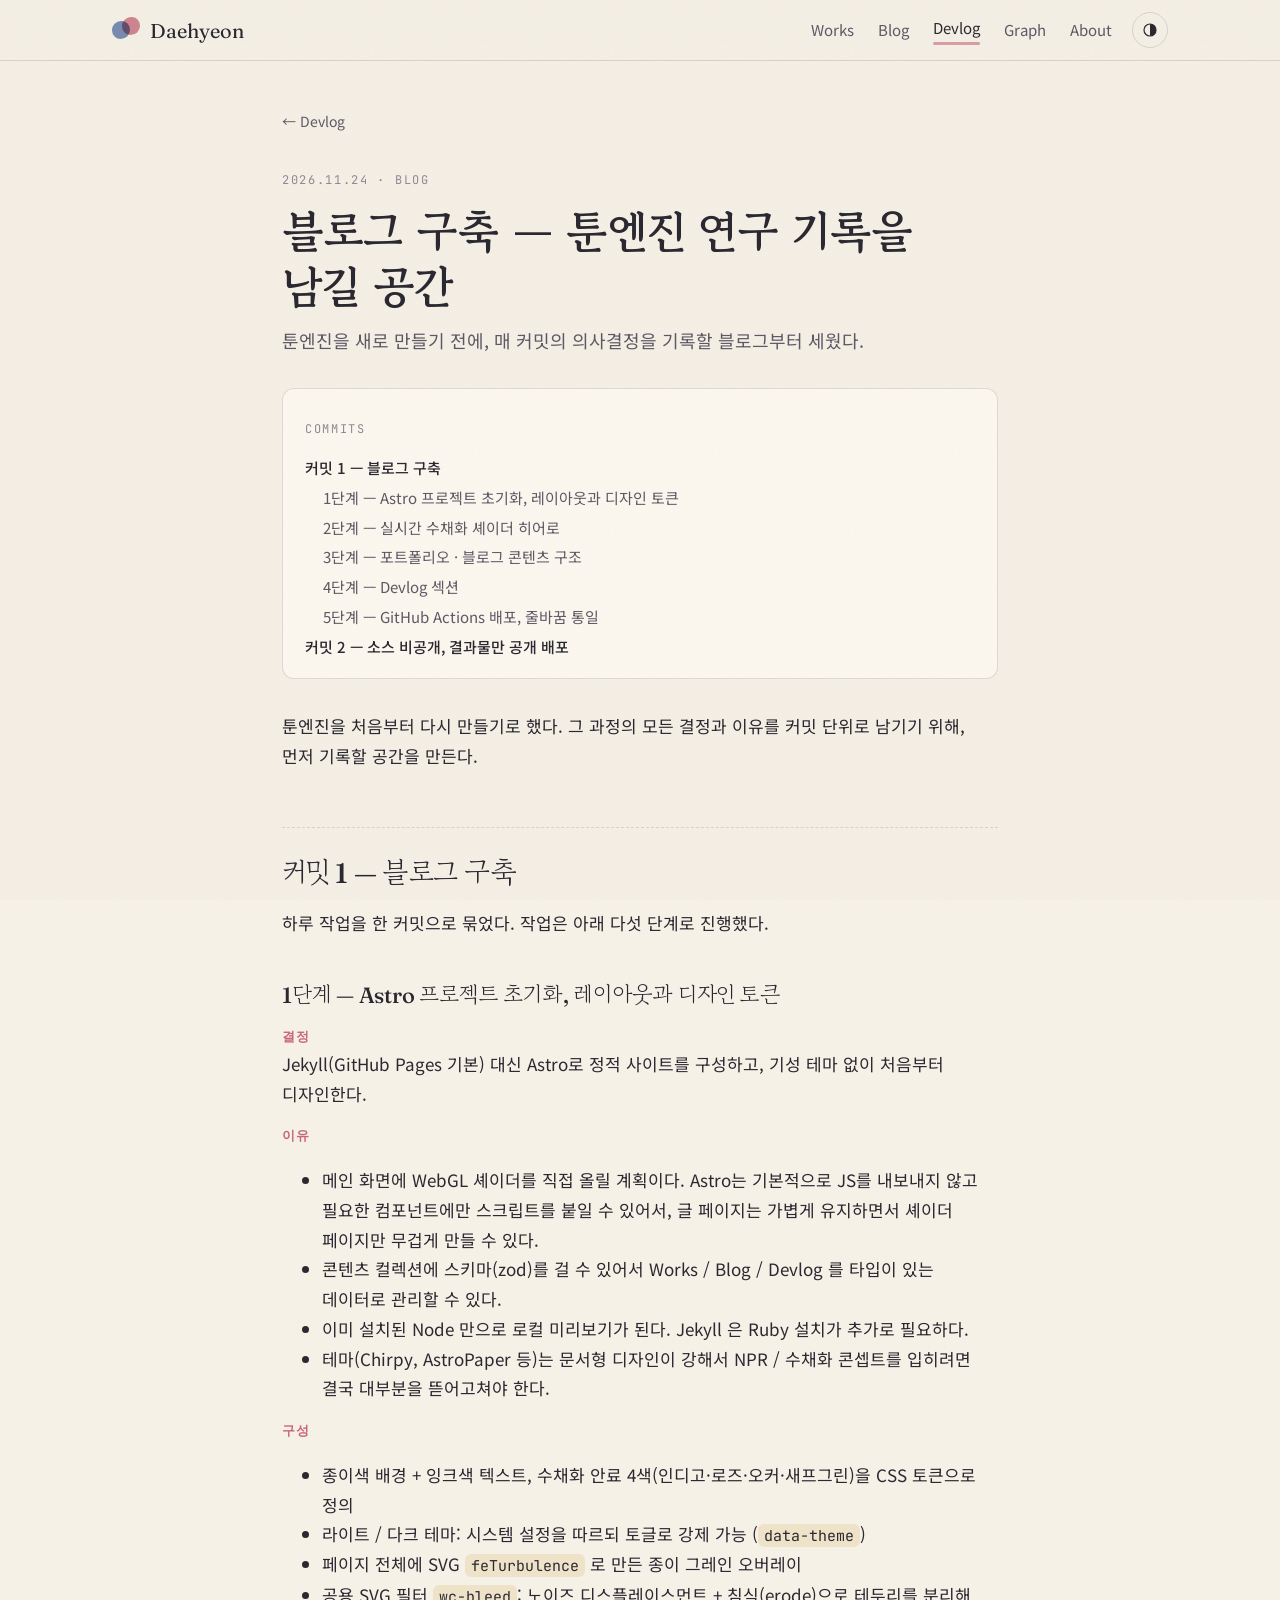
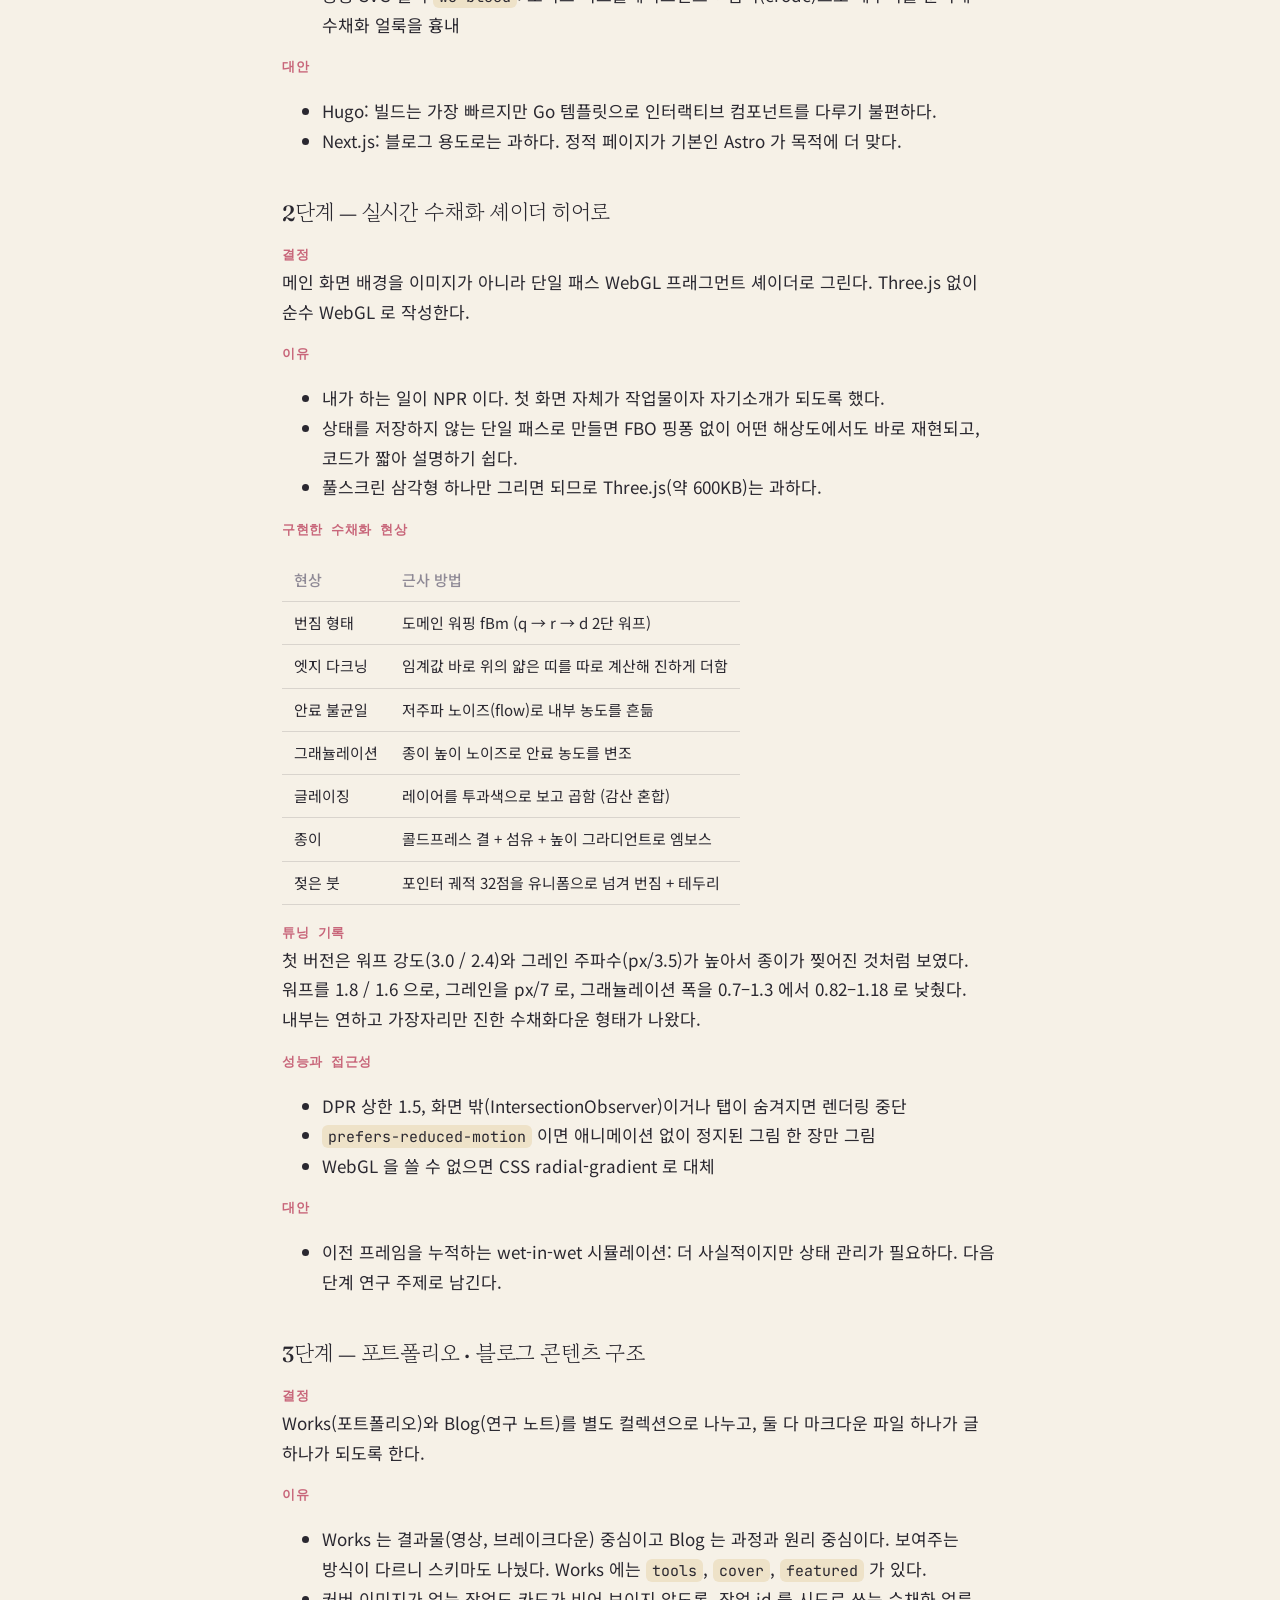
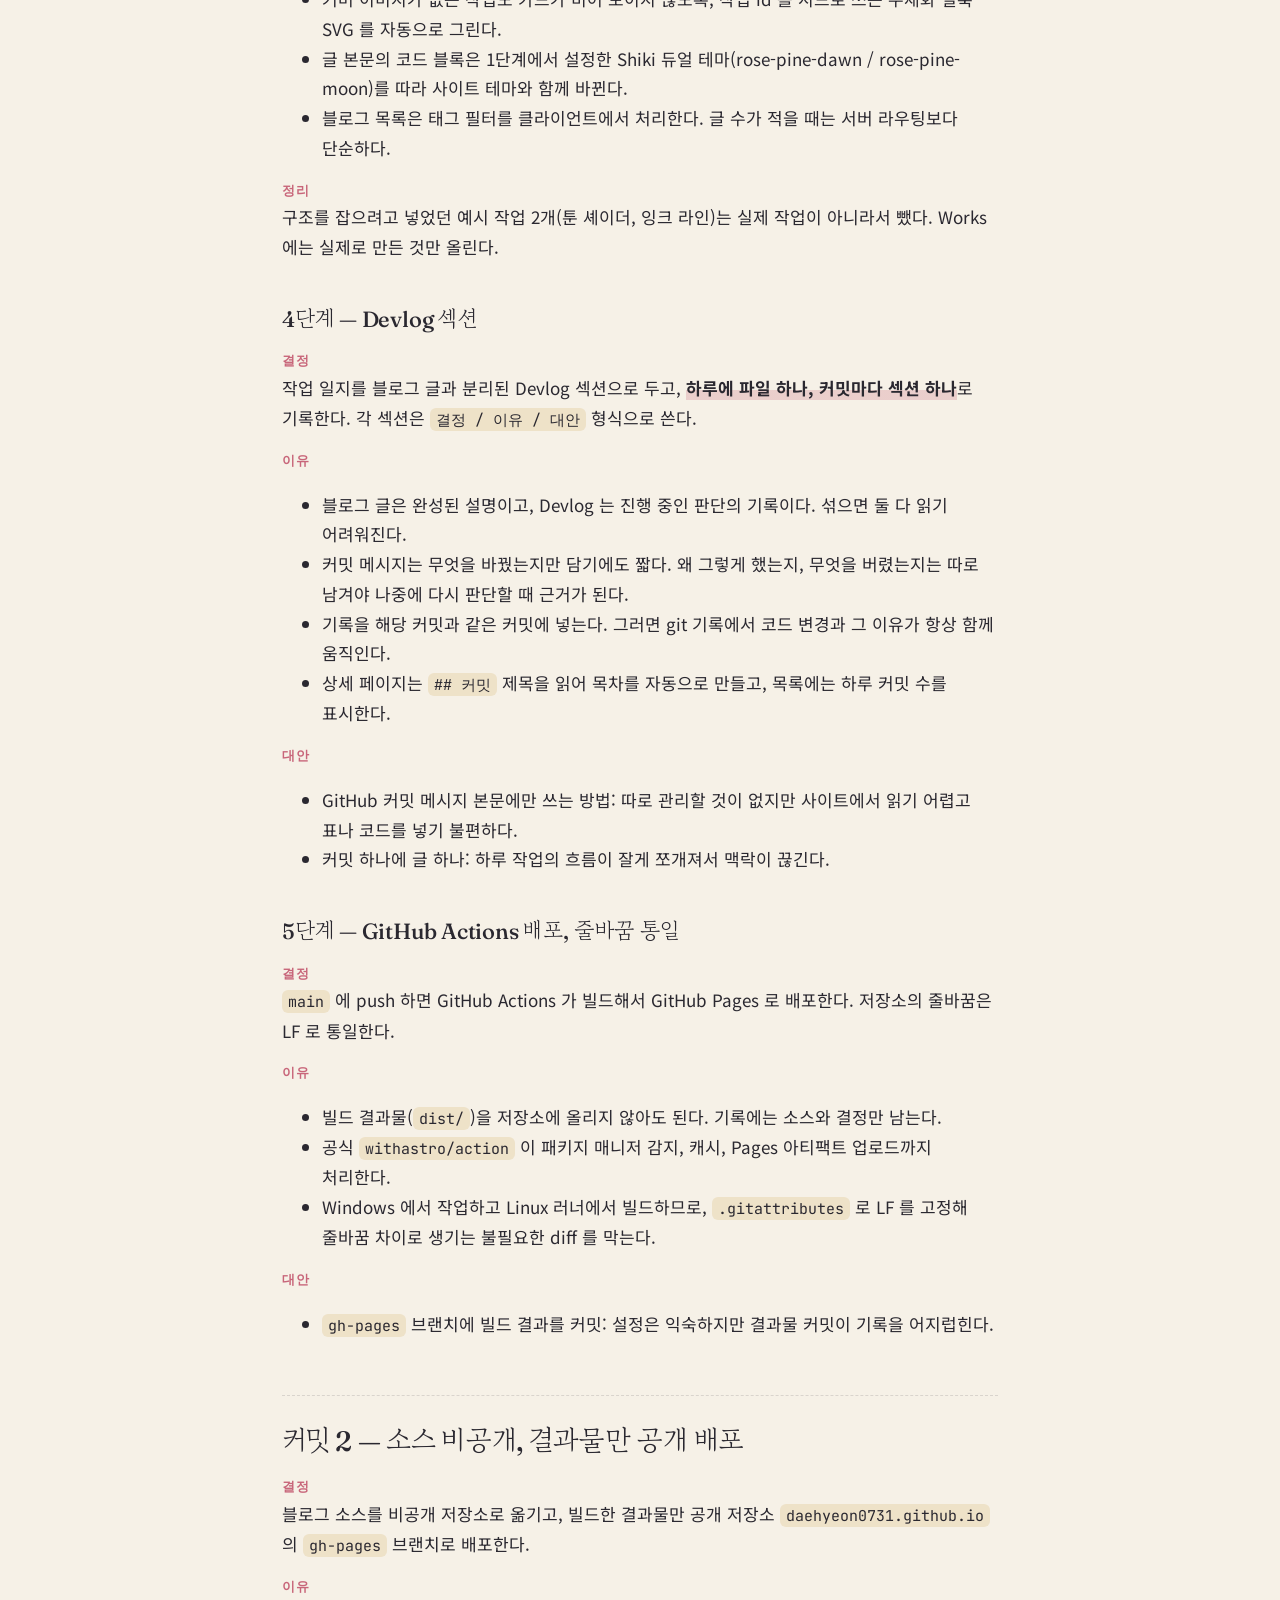
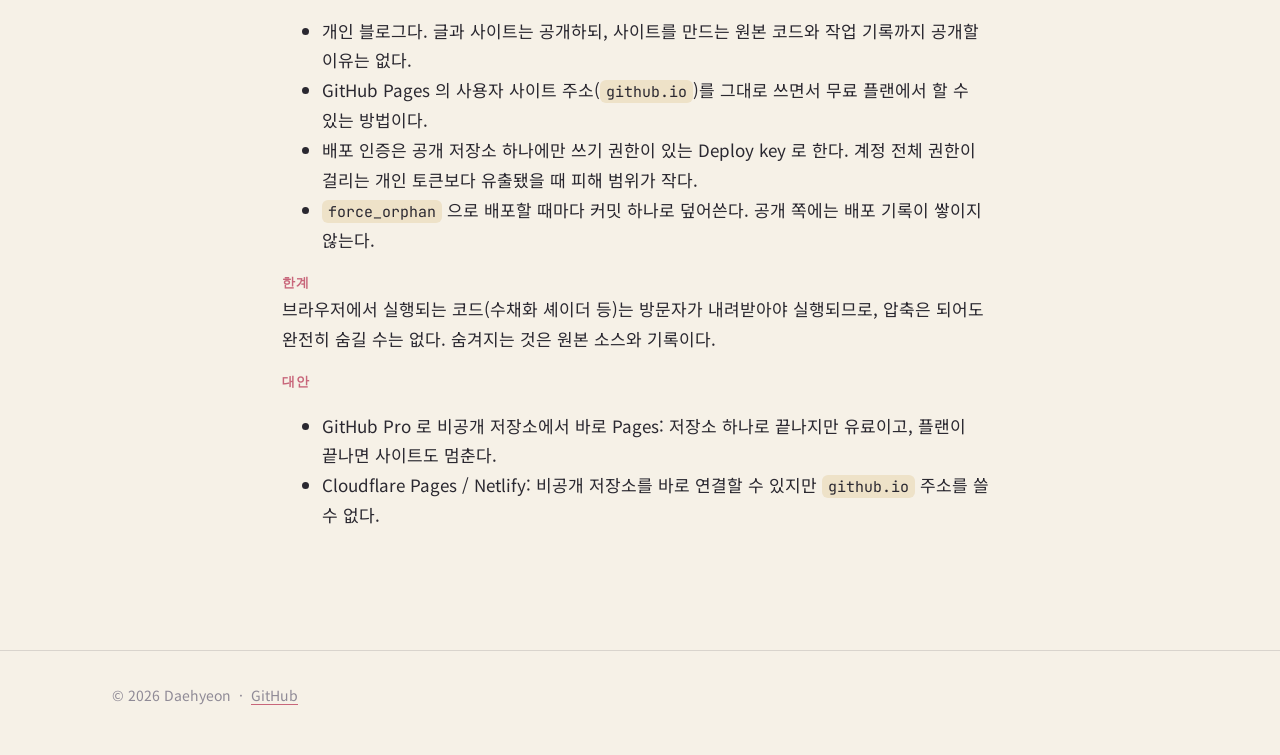
<file: devlog/2026-11-24-blog-setup/index.html>
<!DOCTYPE html><html lang="ko" data-astro-cid-hkbrpulz><head><meta charset="utf-8"><meta name="viewport" content="width=device-width, initial-scale=1"><title>블로그 구축 — 툰엔진 연구 기록을 남길 공간 · Daehyeon</title><meta name="description" content="툰엔진을 새로 만들기 전에, 매 커밋의 의사결정을 기록할 블로그부터 세웠다."><link rel="icon" type="image/svg+xml" href="/favicon.svg"><link rel="canonical" href="https://daehyeon0731.github.io/devlog/2026-11-24-blog-setup/"><meta property="og:title" content="블로그 구축 — 툰엔진 연구 기록을 남길 공간 · Daehyeon"><meta property="og:description" content="툰엔진을 새로 만들기 전에, 매 커밋의 의사결정을 기록할 블로그부터 세웠다."><link rel="preconnect" href="https://fonts.googleapis.com"><link rel="preconnect" href="https://fonts.gstatic.com" crossorigin><link href="https://fonts.googleapis.com/css2?family=Fraunces:ital,opsz,wght@0,9..144,400;0,9..144,500;1,9..144,400&family=Gowun+Batang:wght@400;700&family=JetBrains+Mono:wght@400;500&family=Noto+Sans+KR:wght@400;500;700&display=swap" rel="stylesheet"><script>
      try {
        const t = localStorage.getItem('theme');
        if (t === 'light' || t === 'dark') document.documentElement.dataset.theme = t;
      } catch {}
    </script><link rel="stylesheet" href="/_astro/Base.CAIx8mWQ.css"><style>.prose[data-astro-cid-h3xj43oc]{margin-top:32px}.prose[data-astro-cid-h3xj43oc] h2{margin-top:2em;font-size:28px}.prose[data-astro-cid-h3xj43oc] h3{font-size:22px}.prose[data-astro-cid-h3xj43oc] pre{border:1px solid var(--line);border-radius:12px;padding:18px 20px;line-height:1.6;overflow-x:auto}.prose[data-astro-cid-h3xj43oc] :not(pre)>code{background:color-mix(in srgb, var(--ochre) 18%, transparent);border-radius:6px;padding:2px 6px}.prose[data-astro-cid-h3xj43oc] blockquote{border-left:3px solid var(--rose);color:var(--ink-soft);margin:1.5em 0;padding:4px 20px}.prose[data-astro-cid-h3xj43oc] img,.prose[data-astro-cid-h3xj43oc] video{border-radius:12px;margin:1.5em 0}.prose[data-astro-cid-h3xj43oc] strong{background:linear-gradient(transparent 60%, color-mix(in srgb, var(--rose) 25%, transparent) 60%)}.prose[data-astro-cid-h3xj43oc] .wikilink{border-bottom:1px solid color-mix(in srgb, var(--indigo) 45%, transparent);color:var(--indigo);text-decoration:none}.prose[data-astro-cid-h3xj43oc] .wikilink:hover{border-bottom-color:var(--indigo)}.prose[data-astro-cid-h3xj43oc] .wikilink.missing{color:var(--ink-faint);border-bottom:1px dashed var(--line);cursor:help;font-style:normal}
article[data-astro-cid-go7qa7uw]{max-width:780px}.back[data-astro-cid-go7qa7uw]{color:var(--ink-soft);margin:48px 0 24px;font-size:14px;text-decoration:none;display:inline-block}h1[data-astro-cid-go7qa7uw]{font-size:clamp(30px,5vw,44px);font-family:"Gowun Batang", var(--font-display);margin:8px 0 12px;font-weight:700}.summary[data-astro-cid-go7qa7uw]{color:var(--ink-soft);margin:0;font-size:18px}.toc[data-astro-cid-go7qa7uw]{border:1px solid var(--line);background:var(--card);border-radius:12px;margin:32px 0 0;padding:18px 22px}.toc[data-astro-cid-go7qa7uw] ul[data-astro-cid-go7qa7uw]{margin:8px 0 0;padding:0;list-style:none}.toc[data-astro-cid-go7qa7uw] li[data-astro-cid-go7qa7uw].step{padding-left:18px}.toc[data-astro-cid-go7qa7uw] li[data-astro-cid-go7qa7uw]:not(.step)>a[data-astro-cid-go7qa7uw]{color:var(--ink);font-weight:500}.toc[data-astro-cid-go7qa7uw] a[data-astro-cid-go7qa7uw]{color:var(--ink-soft);font-size:15px;text-decoration:none}.toc[data-astro-cid-go7qa7uw] a[data-astro-cid-go7qa7uw]:hover{color:var(--rose)}.log[data-astro-cid-go7qa7uw] h2{border-top:1px dashed var(--line);padding-top:28px;scroll-margin-top:80px}.log[data-astro-cid-go7qa7uw] h3{margin-top:2em;scroll-margin-top:80px}.log[data-astro-cid-go7qa7uw] p>strong:first-child{font-family:var(--font-mono);letter-spacing:.04em;color:var(--rose);background:0 0;margin-top:8px;font-size:13px;display:block}.log[data-astro-cid-go7qa7uw] table{border-collapse:collapse;width:100%;margin:12px 0;font-size:15px;display:block;overflow-x:auto}.log[data-astro-cid-go7qa7uw] th,.log[data-astro-cid-go7qa7uw] td{text-align:left;border-bottom:1px solid var(--line);padding:8px 12px}.log[data-astro-cid-go7qa7uw] th{color:var(--ink-faint);font-weight:500}
</style></head><body data-astro-cid-hkbrpulz><!-- Shared SVG filter: turbulence-displaced blur + darkened rim, used by work cards --><svg width="0" height="0" style="position:absolute" aria-hidden="true"><filter id="wc-bleed" x="-20%" y="-20%" width="140%" height="140%"><feTurbulence type="fractalNoise" baseFrequency="0.018" numOctaves="4" seed="3" result="warp"></feTurbulence><feDisplacementMap in="SourceGraphic" in2="warp" scale="38" xChannelSelector="R" yChannelSelector="G" result="ragged"></feDisplacementMap><feGaussianBlur in="ragged" stdDeviation="2.2" result="soft"></feGaussianBlur><feMorphology in="soft" operator="erode" radius="3" result="inner"></feMorphology><feComposite in="soft" in2="inner" operator="out" result="rim"></feComposite><feComponentTransfer in="rim" result="rimDark"><feFuncA type="linear" slope="0.9"></feFuncA></feComponentTransfer><feTurbulence type="fractalNoise" baseFrequency="0.9" numOctaves="2" seed="8" result="grain"></feTurbulence><feComposite in="soft" in2="grain" operator="arithmetic" k1="0.55" k2="0.6" result="granulated"></feComposite><feMerge><feMergeNode in="granulated"></feMergeNode><feMergeNode in="rimDark"></feMergeNode></feMerge></filter></svg><header class="site-header" data-astro-cid-hkbrpulz><div class="container bar" data-astro-cid-hkbrpulz><a href="/" class="logo" aria-label="홈" data-astro-cid-hkbrpulz><span class="dot d1" data-astro-cid-hkbrpulz></span><span class="dot d2" data-astro-cid-hkbrpulz></span><span class="name" data-astro-cid-hkbrpulz>Daehyeon</span></a><nav data-astro-cid-hkbrpulz><a href="/works/" data-astro-cid-hkbrpulz>Works</a><a href="/blog/" data-astro-cid-hkbrpulz>Blog</a><a href="/devlog/" class="active" data-astro-cid-hkbrpulz>Devlog</a><a href="/graph/" data-astro-cid-hkbrpulz>Graph</a><a href="/about/" data-astro-cid-hkbrpulz>About</a><button id="theme-toggle" type="button" aria-label="테마 전환" data-astro-cid-hkbrpulz><svg viewBox="0 0 24 24" width="18" height="18" aria-hidden="true" data-astro-cid-hkbrpulz><circle cx="12" cy="12" r="8" fill="none" stroke="currentColor" stroke-width="1.6" data-astro-cid-hkbrpulz></circle><path d="M12 4a8 8 0 0 1 0 16z" fill="currentColor" data-astro-cid-hkbrpulz></path></svg></button></nav></div></header><main data-astro-cid-hkbrpulz><article class="container" data-astro-cid-go7qa7uw><a href="/devlog/" class="back" data-astro-cid-go7qa7uw>← Devlog</a><p class="eyebrow" data-astro-cid-go7qa7uw>2026.11.24 · Blog</p><h1 data-astro-cid-go7qa7uw>블로그 구축 — 툰엔진 연구 기록을 남길 공간</h1><p class="summary" data-astro-cid-go7qa7uw>툰엔진을 새로 만들기 전에, 매 커밋의 의사결정을 기록할 블로그부터 세웠다.</p><nav class="toc" aria-label="커밋 목록" data-astro-cid-go7qa7uw><p class="eyebrow" data-astro-cid-go7qa7uw>Commits</p><ul data-astro-cid-go7qa7uw><li data-astro-cid-go7qa7uw><a href="#커밋-1--블로그-구축" data-astro-cid-go7qa7uw>커밋 1 — 블로그 구축</a></li><li class="step" data-astro-cid-go7qa7uw><a href="#1단계--astro-프로젝트-초기화-레이아웃과-디자인-토큰" data-astro-cid-go7qa7uw>1단계 — Astro 프로젝트 초기화, 레이아웃과 디자인 토큰</a></li><li class="step" data-astro-cid-go7qa7uw><a href="#2단계--실시간-수채화-셰이더-히어로" data-astro-cid-go7qa7uw>2단계 — 실시간 수채화 셰이더 히어로</a></li><li class="step" data-astro-cid-go7qa7uw><a href="#3단계--포트폴리오--블로그-콘텐츠-구조" data-astro-cid-go7qa7uw>3단계 — 포트폴리오 · 블로그 콘텐츠 구조</a></li><li class="step" data-astro-cid-go7qa7uw><a href="#4단계--devlog-섹션" data-astro-cid-go7qa7uw>4단계 — Devlog 섹션</a></li><li class="step" data-astro-cid-go7qa7uw><a href="#5단계--github-actions-배포-줄바꿈-통일" data-astro-cid-go7qa7uw>5단계 — GitHub Actions 배포, 줄바꿈 통일</a></li><li data-astro-cid-go7qa7uw><a href="#커밋-2--소스-비공개-결과물만-공개-배포" data-astro-cid-go7qa7uw>커밋 2 — 소스 비공개, 결과물만 공개 배포</a></li></ul></nav><div class="prose" data-astro-cid-h3xj43oc><div class="log" data-astro-cid-go7qa7uw><p>툰엔진을 처음부터 다시 만들기로 했다. 그 과정의 모든 결정과 이유를 커밋 단위로 남기기 위해, 먼저 기록할 공간을 만든다.</p>
<h2 id="커밋-1--블로그-구축">커밋 1 — 블로그 구축</h2>
<p>하루 작업을 한 커밋으로 묶었다. 작업은 아래 다섯 단계로 진행했다.</p>
<h3 id="1단계--astro-프로젝트-초기화-레이아웃과-디자인-토큰">1단계 — Astro 프로젝트 초기화, 레이아웃과 디자인 토큰</h3>
<p><strong>결정</strong>
Jekyll(GitHub Pages 기본) 대신 Astro로 정적 사이트를 구성하고, 기성 테마 없이 처음부터 디자인한다.</p>
<p><strong>이유</strong></p>
<ul>
<li>메인 화면에 WebGL 셰이더를 직접 올릴 계획이다. Astro는 기본적으로 JS를 내보내지 않고 필요한 컴포넌트에만 스크립트를 붙일 수 있어서, 글 페이지는 가볍게 유지하면서 셰이더 페이지만 무겁게 만들 수 있다.</li>
<li>콘텐츠 컬렉션에 스키마(zod)를 걸 수 있어서 Works / Blog / Devlog 를 타입이 있는 데이터로 관리할 수 있다.</li>
<li>이미 설치된 Node 만으로 로컬 미리보기가 된다. Jekyll 은 Ruby 설치가 추가로 필요하다.</li>
<li>테마(Chirpy, AstroPaper 등)는 문서형 디자인이 강해서 NPR / 수채화 콘셉트를 입히려면 결국 대부분을 뜯어고쳐야 한다.</li>
</ul>
<p><strong>구성</strong></p>
<ul>
<li>종이색 배경 + 잉크색 텍스트, 수채화 안료 4색(인디고·로즈·오커·새프그린)을 CSS 토큰으로 정의</li>
<li>라이트 / 다크 테마: 시스템 설정을 따르되 토글로 강제 가능 (<code>data-theme</code>)</li>
<li>페이지 전체에 SVG <code>feTurbulence</code> 로 만든 종이 그레인 오버레이</li>
<li>공용 SVG 필터 <code>wc-bleed</code>: 노이즈 디스플레이스먼트 + 침식(erode)으로 테두리를 분리해 수채화 얼룩을 흉내</li>
</ul>
<p><strong>대안</strong></p>
<ul>
<li>Hugo: 빌드는 가장 빠르지만 Go 템플릿으로 인터랙티브 컴포넌트를 다루기 불편하다.</li>
<li>Next.js: 블로그 용도로는 과하다. 정적 페이지가 기본인 Astro 가 목적에 더 맞다.</li>
</ul>
<h3 id="2단계--실시간-수채화-셰이더-히어로">2단계 — 실시간 수채화 셰이더 히어로</h3>
<p><strong>결정</strong>
메인 화면 배경을 이미지가 아니라 단일 패스 WebGL 프래그먼트 셰이더로 그린다. Three.js 없이 순수 WebGL 로 작성한다.</p>
<p><strong>이유</strong></p>
<ul>
<li>내가 하는 일이 NPR 이다. 첫 화면 자체가 작업물이자 자기소개가 되도록 했다.</li>
<li>상태를 저장하지 않는 단일 패스로 만들면 FBO 핑퐁 없이 어떤 해상도에서도 바로 재현되고, 코드가 짧아 설명하기 쉽다.</li>
<li>풀스크린 삼각형 하나만 그리면 되므로 Three.js(약 600KB)는 과하다.</li>
</ul>
<p><strong>구현한 수채화 현상</strong></p>
<table>
<thead>
<tr>
<th>현상</th>
<th>근사 방법</th>
</tr>
</thead>
<tbody>
<tr>
<td>번짐 형태</td>
<td>도메인 워핑 fBm (q → r → d 2단 워프)</td>
</tr>
<tr>
<td>엣지 다크닝</td>
<td>임계값 바로 위의 얇은 띠를 따로 계산해 진하게 더함</td>
</tr>
<tr>
<td>안료 불균일</td>
<td>저주파 노이즈(flow)로 내부 농도를 흔듦</td>
</tr>
<tr>
<td>그래뉼레이션</td>
<td>종이 높이 노이즈로 안료 농도를 변조</td>
</tr>
<tr>
<td>글레이징</td>
<td>레이어를 투과색으로 보고 곱함 (감산 혼합)</td>
</tr>
<tr>
<td>종이</td>
<td>콜드프레스 결 + 섬유 + 높이 그라디언트로 엠보스</td>
</tr>
<tr>
<td>젖은 붓</td>
<td>포인터 궤적 32점을 유니폼으로 넘겨 번짐 + 테두리</td>
</tr>
</tbody>
</table>
<p><strong>튜닝 기록</strong>
첫 버전은 워프 강도(3.0 / 2.4)와 그레인 주파수(px/3.5)가 높아서 종이가 찢어진 것처럼 보였다. 워프를 1.8 / 1.6 으로, 그레인을 px/7 로, 그래뉼레이션 폭을 0.7–1.3 에서 0.82–1.18 로 낮췄다. 내부는 연하고 가장자리만 진한 수채화다운 형태가 나왔다.</p>
<p><strong>성능과 접근성</strong></p>
<ul>
<li>DPR 상한 1.5, 화면 밖(IntersectionObserver)이거나 탭이 숨겨지면 렌더링 중단</li>
<li><code>prefers-reduced-motion</code> 이면 애니메이션 없이 정지된 그림 한 장만 그림</li>
<li>WebGL 을 쓸 수 없으면 CSS radial-gradient 로 대체</li>
</ul>
<p><strong>대안</strong></p>
<ul>
<li>이전 프레임을 누적하는 wet-in-wet 시뮬레이션: 더 사실적이지만 상태 관리가 필요하다. 다음 단계 연구 주제로 남긴다.</li>
</ul>
<h3 id="3단계--포트폴리오--블로그-콘텐츠-구조">3단계 — 포트폴리오 · 블로그 콘텐츠 구조</h3>
<p><strong>결정</strong>
Works(포트폴리오)와 Blog(연구 노트)를 별도 컬렉션으로 나누고, 둘 다 마크다운 파일 하나가 글 하나가 되도록 한다.</p>
<p><strong>이유</strong></p>
<ul>
<li>Works 는 결과물(영상, 브레이크다운) 중심이고 Blog 는 과정과 원리 중심이다. 보여주는 방식이 다르니 스키마도 나눴다. Works 에는 <code>tools</code>, <code>cover</code>, <code>featured</code> 가 있다.</li>
<li>커버 이미지가 없는 작업도 카드가 비어 보이지 않도록, 작업 id 를 시드로 쓰는 수채화 얼룩 SVG 를 자동으로 그린다.</li>
<li>글 본문의 코드 블록은 1단계에서 설정한 Shiki 듀얼 테마(rose-pine-dawn / rose-pine-moon)를 따라 사이트 테마와 함께 바뀐다.</li>
<li>블로그 목록은 태그 필터를 클라이언트에서 처리한다. 글 수가 적을 때는 서버 라우팅보다 단순하다.</li>
</ul>
<p><strong>정리</strong>
구조를 잡으려고 넣었던 예시 작업 2개(툰 셰이더, 잉크 라인)는 실제 작업이 아니라서 뺐다. Works 에는 실제로 만든 것만 올린다.</p>
<h3 id="4단계--devlog-섹션">4단계 — Devlog 섹션</h3>
<p><strong>결정</strong>
작업 일지를 블로그 글과 분리된 Devlog 섹션으로 두고, <strong>하루에 파일 하나, 커밋마다 섹션 하나</strong>로 기록한다. 각 섹션은 <code>결정 / 이유 / 대안</code> 형식으로 쓴다.</p>
<p><strong>이유</strong></p>
<ul>
<li>블로그 글은 완성된 설명이고, Devlog 는 진행 중인 판단의 기록이다. 섞으면 둘 다 읽기 어려워진다.</li>
<li>커밋 메시지는 무엇을 바꿨는지만 담기에도 짧다. 왜 그렇게 했는지, 무엇을 버렸는지는 따로 남겨야 나중에 다시 판단할 때 근거가 된다.</li>
<li>기록을 해당 커밋과 같은 커밋에 넣는다. 그러면 git 기록에서 코드 변경과 그 이유가 항상 함께 움직인다.</li>
<li>상세 페이지는 <code>## 커밋</code> 제목을 읽어 목차를 자동으로 만들고, 목록에는 하루 커밋 수를 표시한다.</li>
</ul>
<p><strong>대안</strong></p>
<ul>
<li>GitHub 커밋 메시지 본문에만 쓰는 방법: 따로 관리할 것이 없지만 사이트에서 읽기 어렵고 표나 코드를 넣기 불편하다.</li>
<li>커밋 하나에 글 하나: 하루 작업의 흐름이 잘게 쪼개져서 맥락이 끊긴다.</li>
</ul>
<h3 id="5단계--github-actions-배포-줄바꿈-통일">5단계 — GitHub Actions 배포, 줄바꿈 통일</h3>
<p><strong>결정</strong>
<code>main</code> 에 push 하면 GitHub Actions 가 빌드해서 GitHub Pages 로 배포한다. 저장소의 줄바꿈은 LF 로 통일한다.</p>
<p><strong>이유</strong></p>
<ul>
<li>빌드 결과물(<code>dist/</code>)을 저장소에 올리지 않아도 된다. 기록에는 소스와 결정만 남는다.</li>
<li>공식 <code>withastro/action</code> 이 패키지 매니저 감지, 캐시, Pages 아티팩트 업로드까지 처리한다.</li>
<li>Windows 에서 작업하고 Linux 러너에서 빌드하므로, <code>.gitattributes</code> 로 LF 를 고정해 줄바꿈 차이로 생기는 불필요한 diff 를 막는다.</li>
</ul>
<p><strong>대안</strong></p>
<ul>
<li><code>gh-pages</code> 브랜치에 빌드 결과를 커밋: 설정은 익숙하지만 결과물 커밋이 기록을 어지럽힌다.</li>
</ul>
<h2 id="커밋-2--소스-비공개-결과물만-공개-배포">커밋 2 — 소스 비공개, 결과물만 공개 배포</h2>
<p><strong>결정</strong>
블로그 소스를 비공개 저장소로 옮기고, 빌드한 결과물만 공개 저장소 <code>daehyeon0731.github.io</code> 의 <code>gh-pages</code> 브랜치로 배포한다.</p>
<p><strong>이유</strong></p>
<ul>
<li>개인 블로그다. 글과 사이트는 공개하되, 사이트를 만드는 원본 코드와 작업 기록까지 공개할 이유는 없다.</li>
<li>GitHub Pages 의 사용자 사이트 주소(<code>github.io</code>)를 그대로 쓰면서 무료 플랜에서 할 수 있는 방법이다.</li>
<li>배포 인증은 공개 저장소 하나에만 쓰기 권한이 있는 Deploy key 로 한다. 계정 전체 권한이 걸리는 개인 토큰보다 유출됐을 때 피해 범위가 작다.</li>
<li><code>force_orphan</code> 으로 배포할 때마다 커밋 하나로 덮어쓴다. 공개 쪽에는 배포 기록이 쌓이지 않는다.</li>
</ul>
<p><strong>한계</strong>
브라우저에서 실행되는 코드(수채화 셰이더 등)는 방문자가 내려받아야 실행되므로, 압축은 되어도 완전히 숨길 수는 없다. 숨겨지는 것은 원본 소스와 기록이다.</p>
<p><strong>대안</strong></p>
<ul>
<li>GitHub Pro 로 비공개 저장소에서 바로 Pages: 저장소 하나로 끝나지만 유료이고, 플랜이 끝나면 사이트도 멈춘다.</li>
<li>Cloudflare Pages / Netlify: 비공개 저장소를 바로 연결할 수 있지만 <code>github.io</code> 주소를 쓸 수 없다.</li>
</ul>
</div></div></article></main><footer class="site-footer" data-astro-cid-hkbrpulz><div class="container" data-astro-cid-hkbrpulz><span data-astro-cid-hkbrpulz>© 2026 Daehyeon</span><span class="sep" data-astro-cid-hkbrpulz>·</span><a href="https://github.com/daehyeon0731" data-astro-cid-hkbrpulz>GitHub</a></div></footer><script type="module">document.getElementById(`theme-toggle`)?.addEventListener(`click`,()=>{let e=document.documentElement,t=(e.dataset.theme??(matchMedia(`(prefers-color-scheme: dark)`).matches?`dark`:`light`))===`dark`?`light`:`dark`;e.dataset.theme=t;try{localStorage.setItem(`theme`,t)}catch{}});</script></body></html>
</file>
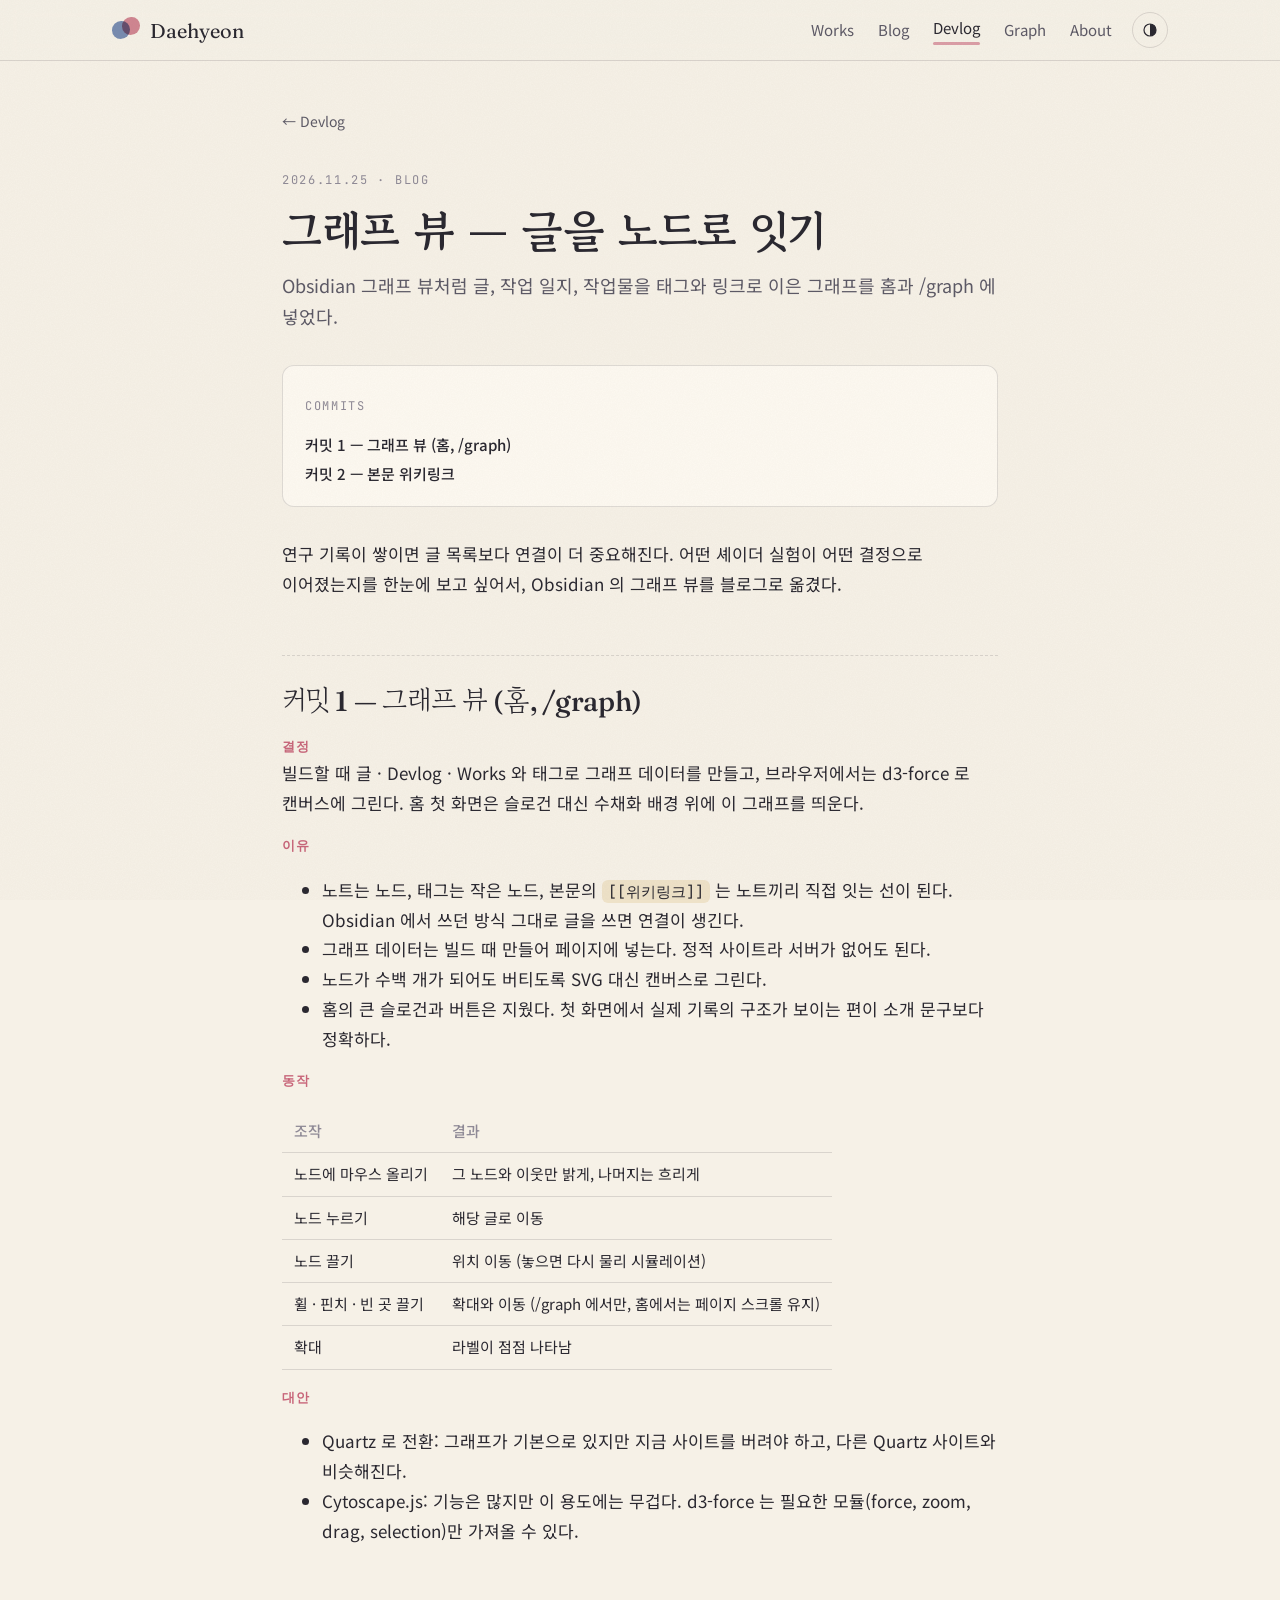
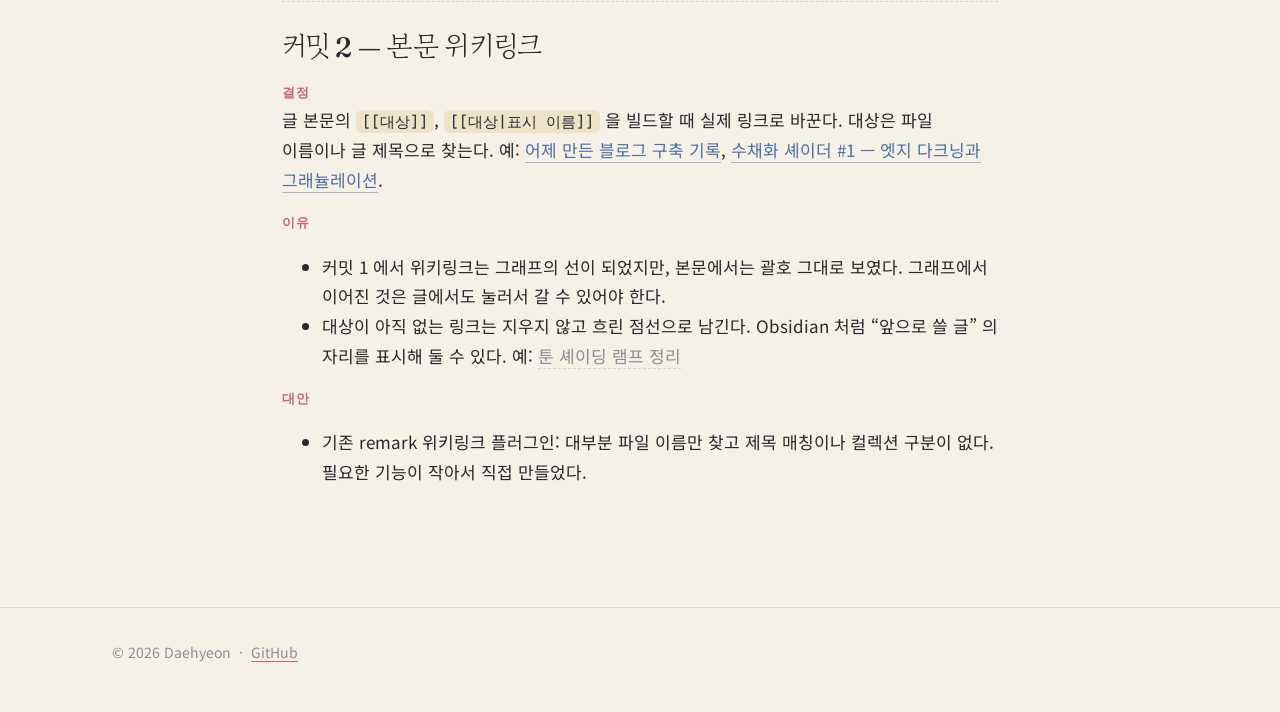
<file: devlog/2026-11-25-graph-view/index.html>
<!DOCTYPE html><html lang="ko" data-astro-cid-hkbrpulz><head><meta charset="utf-8"><meta name="viewport" content="width=device-width, initial-scale=1"><title>그래프 뷰 — 글을 노드로 잇기 · Daehyeon</title><meta name="description" content="Obsidian 그래프 뷰처럼 글, 작업 일지, 작업물을 태그와 링크로 이은 그래프를 홈과 /graph 에 넣었다."><link rel="icon" type="image/svg+xml" href="/favicon.svg"><link rel="canonical" href="https://daehyeon0731.github.io/devlog/2026-11-25-graph-view/"><meta property="og:title" content="그래프 뷰 — 글을 노드로 잇기 · Daehyeon"><meta property="og:description" content="Obsidian 그래프 뷰처럼 글, 작업 일지, 작업물을 태그와 링크로 이은 그래프를 홈과 /graph 에 넣었다."><link rel="preconnect" href="https://fonts.googleapis.com"><link rel="preconnect" href="https://fonts.gstatic.com" crossorigin><link href="https://fonts.googleapis.com/css2?family=Fraunces:ital,opsz,wght@0,9..144,400;0,9..144,500;1,9..144,400&family=Gowun+Batang:wght@400;700&family=JetBrains+Mono:wght@400;500&family=Noto+Sans+KR:wght@400;500;700&display=swap" rel="stylesheet"><script>
      try {
        const t = localStorage.getItem('theme');
        if (t === 'light' || t === 'dark') document.documentElement.dataset.theme = t;
      } catch {}
    </script><link rel="stylesheet" href="/_astro/Base.CAIx8mWQ.css"><style>.prose[data-astro-cid-h3xj43oc]{margin-top:32px}.prose[data-astro-cid-h3xj43oc] h2{margin-top:2em;font-size:28px}.prose[data-astro-cid-h3xj43oc] h3{font-size:22px}.prose[data-astro-cid-h3xj43oc] pre{border:1px solid var(--line);border-radius:12px;padding:18px 20px;line-height:1.6;overflow-x:auto}.prose[data-astro-cid-h3xj43oc] :not(pre)>code{background:color-mix(in srgb, var(--ochre) 18%, transparent);border-radius:6px;padding:2px 6px}.prose[data-astro-cid-h3xj43oc] blockquote{border-left:3px solid var(--rose);color:var(--ink-soft);margin:1.5em 0;padding:4px 20px}.prose[data-astro-cid-h3xj43oc] img,.prose[data-astro-cid-h3xj43oc] video{border-radius:12px;margin:1.5em 0}.prose[data-astro-cid-h3xj43oc] strong{background:linear-gradient(transparent 60%, color-mix(in srgb, var(--rose) 25%, transparent) 60%)}.prose[data-astro-cid-h3xj43oc] .wikilink{border-bottom:1px solid color-mix(in srgb, var(--indigo) 45%, transparent);color:var(--indigo);text-decoration:none}.prose[data-astro-cid-h3xj43oc] .wikilink:hover{border-bottom-color:var(--indigo)}.prose[data-astro-cid-h3xj43oc] .wikilink.missing{color:var(--ink-faint);border-bottom:1px dashed var(--line);cursor:help;font-style:normal}
article[data-astro-cid-go7qa7uw]{max-width:780px}.back[data-astro-cid-go7qa7uw]{color:var(--ink-soft);margin:48px 0 24px;font-size:14px;text-decoration:none;display:inline-block}h1[data-astro-cid-go7qa7uw]{font-size:clamp(30px,5vw,44px);font-family:"Gowun Batang", var(--font-display);margin:8px 0 12px;font-weight:700}.summary[data-astro-cid-go7qa7uw]{color:var(--ink-soft);margin:0;font-size:18px}.toc[data-astro-cid-go7qa7uw]{border:1px solid var(--line);background:var(--card);border-radius:12px;margin:32px 0 0;padding:18px 22px}.toc[data-astro-cid-go7qa7uw] ul[data-astro-cid-go7qa7uw]{margin:8px 0 0;padding:0;list-style:none}.toc[data-astro-cid-go7qa7uw] li[data-astro-cid-go7qa7uw].step{padding-left:18px}.toc[data-astro-cid-go7qa7uw] li[data-astro-cid-go7qa7uw]:not(.step)>a[data-astro-cid-go7qa7uw]{color:var(--ink);font-weight:500}.toc[data-astro-cid-go7qa7uw] a[data-astro-cid-go7qa7uw]{color:var(--ink-soft);font-size:15px;text-decoration:none}.toc[data-astro-cid-go7qa7uw] a[data-astro-cid-go7qa7uw]:hover{color:var(--rose)}.log[data-astro-cid-go7qa7uw] h2{border-top:1px dashed var(--line);padding-top:28px;scroll-margin-top:80px}.log[data-astro-cid-go7qa7uw] h3{margin-top:2em;scroll-margin-top:80px}.log[data-astro-cid-go7qa7uw] p>strong:first-child{font-family:var(--font-mono);letter-spacing:.04em;color:var(--rose);background:0 0;margin-top:8px;font-size:13px;display:block}.log[data-astro-cid-go7qa7uw] table{border-collapse:collapse;width:100%;margin:12px 0;font-size:15px;display:block;overflow-x:auto}.log[data-astro-cid-go7qa7uw] th,.log[data-astro-cid-go7qa7uw] td{text-align:left;border-bottom:1px solid var(--line);padding:8px 12px}.log[data-astro-cid-go7qa7uw] th{color:var(--ink-faint);font-weight:500}
</style></head><body data-astro-cid-hkbrpulz><!-- Shared SVG filter: turbulence-displaced blur + darkened rim, used by work cards --><svg width="0" height="0" style="position:absolute" aria-hidden="true"><filter id="wc-bleed" x="-20%" y="-20%" width="140%" height="140%"><feTurbulence type="fractalNoise" baseFrequency="0.018" numOctaves="4" seed="3" result="warp"></feTurbulence><feDisplacementMap in="SourceGraphic" in2="warp" scale="38" xChannelSelector="R" yChannelSelector="G" result="ragged"></feDisplacementMap><feGaussianBlur in="ragged" stdDeviation="2.2" result="soft"></feGaussianBlur><feMorphology in="soft" operator="erode" radius="3" result="inner"></feMorphology><feComposite in="soft" in2="inner" operator="out" result="rim"></feComposite><feComponentTransfer in="rim" result="rimDark"><feFuncA type="linear" slope="0.9"></feFuncA></feComponentTransfer><feTurbulence type="fractalNoise" baseFrequency="0.9" numOctaves="2" seed="8" result="grain"></feTurbulence><feComposite in="soft" in2="grain" operator="arithmetic" k1="0.55" k2="0.6" result="granulated"></feComposite><feMerge><feMergeNode in="granulated"></feMergeNode><feMergeNode in="rimDark"></feMergeNode></feMerge></filter></svg><header class="site-header" data-astro-cid-hkbrpulz><div class="container bar" data-astro-cid-hkbrpulz><a href="/" class="logo" aria-label="홈" data-astro-cid-hkbrpulz><span class="dot d1" data-astro-cid-hkbrpulz></span><span class="dot d2" data-astro-cid-hkbrpulz></span><span class="name" data-astro-cid-hkbrpulz>Daehyeon</span></a><nav data-astro-cid-hkbrpulz><a href="/works/" data-astro-cid-hkbrpulz>Works</a><a href="/blog/" data-astro-cid-hkbrpulz>Blog</a><a href="/devlog/" class="active" data-astro-cid-hkbrpulz>Devlog</a><a href="/graph/" data-astro-cid-hkbrpulz>Graph</a><a href="/about/" data-astro-cid-hkbrpulz>About</a><button id="theme-toggle" type="button" aria-label="테마 전환" data-astro-cid-hkbrpulz><svg viewBox="0 0 24 24" width="18" height="18" aria-hidden="true" data-astro-cid-hkbrpulz><circle cx="12" cy="12" r="8" fill="none" stroke="currentColor" stroke-width="1.6" data-astro-cid-hkbrpulz></circle><path d="M12 4a8 8 0 0 1 0 16z" fill="currentColor" data-astro-cid-hkbrpulz></path></svg></button></nav></div></header><main data-astro-cid-hkbrpulz><article class="container" data-astro-cid-go7qa7uw><a href="/devlog/" class="back" data-astro-cid-go7qa7uw>← Devlog</a><p class="eyebrow" data-astro-cid-go7qa7uw>2026.11.25 · Blog</p><h1 data-astro-cid-go7qa7uw>그래프 뷰 — 글을 노드로 잇기</h1><p class="summary" data-astro-cid-go7qa7uw>Obsidian 그래프 뷰처럼 글, 작업 일지, 작업물을 태그와 링크로 이은 그래프를 홈과 /graph 에 넣었다.</p><nav class="toc" aria-label="커밋 목록" data-astro-cid-go7qa7uw><p class="eyebrow" data-astro-cid-go7qa7uw>Commits</p><ul data-astro-cid-go7qa7uw><li data-astro-cid-go7qa7uw><a href="#커밋-1--그래프-뷰-홈-graph" data-astro-cid-go7qa7uw>커밋 1 — 그래프 뷰 (홈, /graph)</a></li><li data-astro-cid-go7qa7uw><a href="#커밋-2--본문-위키링크" data-astro-cid-go7qa7uw>커밋 2 — 본문 위키링크</a></li></ul></nav><div class="prose" data-astro-cid-h3xj43oc><div class="log" data-astro-cid-go7qa7uw><p>연구 기록이 쌓이면 글 목록보다 연결이 더 중요해진다. 어떤 셰이더 실험이 어떤 결정으로 이어졌는지를 한눈에 보고 싶어서, Obsidian 의 그래프 뷰를 블로그로 옮겼다.</p>
<h2 id="커밋-1--그래프-뷰-홈-graph">커밋 1 — 그래프 뷰 (홈, /graph)</h2>
<p><strong>결정</strong>
빌드할 때 글 · Devlog · Works 와 태그로 그래프 데이터를 만들고, 브라우저에서는 d3-force 로 캔버스에 그린다. 홈 첫 화면은 슬로건 대신 수채화 배경 위에 이 그래프를 띄운다.</p>
<p><strong>이유</strong></p>
<ul>
<li>노트는 노드, 태그는 작은 노드, 본문의 <code>[[위키링크]]</code> 는 노트끼리 직접 잇는 선이 된다. Obsidian 에서 쓰던 방식 그대로 글을 쓰면 연결이 생긴다.</li>
<li>그래프 데이터는 빌드 때 만들어 페이지에 넣는다. 정적 사이트라 서버가 없어도 된다.</li>
<li>노드가 수백 개가 되어도 버티도록 SVG 대신 캔버스로 그린다.</li>
<li>홈의 큰 슬로건과 버튼은 지웠다. 첫 화면에서 실제 기록의 구조가 보이는 편이 소개 문구보다 정확하다.</li>
</ul>
<p><strong>동작</strong></p>
<table>
<thead>
<tr>
<th>조작</th>
<th>결과</th>
</tr>
</thead>
<tbody>
<tr>
<td>노드에 마우스 올리기</td>
<td>그 노드와 이웃만 밝게, 나머지는 흐리게</td>
</tr>
<tr>
<td>노드 누르기</td>
<td>해당 글로 이동</td>
</tr>
<tr>
<td>노드 끌기</td>
<td>위치 이동 (놓으면 다시 물리 시뮬레이션)</td>
</tr>
<tr>
<td>휠 · 핀치 · 빈 곳 끌기</td>
<td>확대와 이동 (/graph 에서만, 홈에서는 페이지 스크롤 유지)</td>
</tr>
<tr>
<td>확대</td>
<td>라벨이 점점 나타남</td>
</tr>
</tbody>
</table>
<p><strong>대안</strong></p>
<ul>
<li>Quartz 로 전환: 그래프가 기본으로 있지만 지금 사이트를 버려야 하고, 다른 Quartz 사이트와 비슷해진다.</li>
<li>Cytoscape.js: 기능은 많지만 이 용도에는 무겁다. d3-force 는 필요한 모듈(force, zoom, drag, selection)만 가져올 수 있다.</li>
</ul>
<h2 id="커밋-2--본문-위키링크">커밋 2 — 본문 위키링크</h2>
<p><strong>결정</strong>
글 본문의 <code>[[대상]]</code>, <code>[[대상|표시 이름]]</code> 을 빌드할 때 실제 링크로 바꾼다. 대상은 파일 이름이나 글 제목으로 찾는다. 예: <a href="/devlog/2026-11-24-blog-setup/" class="wikilink">어제 만든 블로그 구축 기록</a>, <a href="/blog/watercolor-shader-01/" class="wikilink">수채화 셰이더 #1 — 엣지 다크닝과 그래뉼레이션</a>.</p>
<p><strong>이유</strong></p>
<ul>
<li>커밋 1 에서 위키링크는 그래프의 선이 되었지만, 본문에서는 괄호 그대로 보였다. 그래프에서 이어진 것은 글에서도 눌러서 갈 수 있어야 한다.</li>
<li>대상이 아직 없는 링크는 지우지 않고 흐린 점선으로 남긴다. Obsidian 처럼 “앞으로 쓸 글” 의 자리를 표시해 둘 수 있다. 예: <span class="wikilink missing" title="아직 없는 글">툰 셰이딩 램프 정리</span></li>
</ul>
<p><strong>대안</strong></p>
<ul>
<li>기존 remark 위키링크 플러그인: 대부분 파일 이름만 찾고 제목 매칭이나 컬렉션 구분이 없다. 필요한 기능이 작아서 직접 만들었다.</li>
</ul>
</div></div></article></main><footer class="site-footer" data-astro-cid-hkbrpulz><div class="container" data-astro-cid-hkbrpulz><span data-astro-cid-hkbrpulz>© 2026 Daehyeon</span><span class="sep" data-astro-cid-hkbrpulz>·</span><a href="https://github.com/daehyeon0731" data-astro-cid-hkbrpulz>GitHub</a></div></footer><script type="module">document.getElementById(`theme-toggle`)?.addEventListener(`click`,()=>{let e=document.documentElement,t=(e.dataset.theme??(matchMedia(`(prefers-color-scheme: dark)`).matches?`dark`:`light`))===`dark`?`light`:`dark`;e.dataset.theme=t;try{localStorage.setItem(`theme`,t)}catch{}});</script></body></html>
</file>
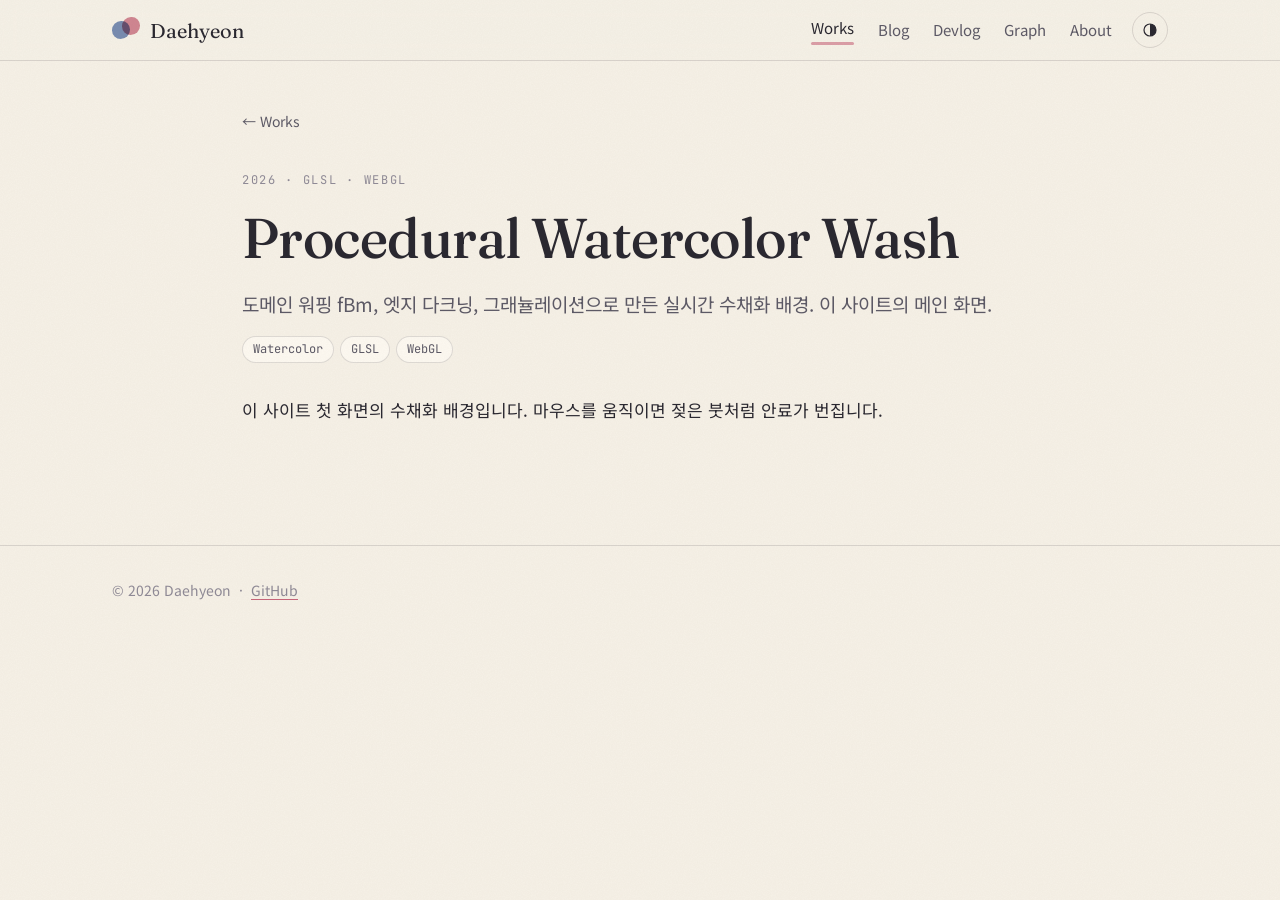
<file: works/watercolor-hero/index.html>
<!DOCTYPE html><html lang="ko" data-astro-cid-hkbrpulz><head><meta charset="utf-8"><meta name="viewport" content="width=device-width, initial-scale=1"><title>Procedural Watercolor Wash · Daehyeon</title><meta name="description" content="도메인 워핑 fBm, 엣지 다크닝, 그래뉼레이션으로 만든 실시간 수채화 배경. 이 사이트의 메인 화면."><link rel="icon" type="image/svg+xml" href="/favicon.svg"><link rel="canonical" href="https://daehyeon0731.github.io/works/watercolor-hero/"><meta property="og:title" content="Procedural Watercolor Wash · Daehyeon"><meta property="og:description" content="도메인 워핑 fBm, 엣지 다크닝, 그래뉼레이션으로 만든 실시간 수채화 배경. 이 사이트의 메인 화면."><link rel="preconnect" href="https://fonts.googleapis.com"><link rel="preconnect" href="https://fonts.gstatic.com" crossorigin><link href="https://fonts.googleapis.com/css2?family=Fraunces:ital,opsz,wght@0,9..144,400;0,9..144,500;1,9..144,400&family=Gowun+Batang:wght@400;700&family=JetBrains+Mono:wght@400;500&family=Noto+Sans+KR:wght@400;500;700&display=swap" rel="stylesheet"><script>
      try {
        const t = localStorage.getItem('theme');
        if (t === 'light' || t === 'dark') document.documentElement.dataset.theme = t;
      } catch {}
    </script><link rel="stylesheet" href="/_astro/Base.CAIx8mWQ.css"><style>.prose[data-astro-cid-h3xj43oc]{margin-top:32px}.prose[data-astro-cid-h3xj43oc] h2{margin-top:2em;font-size:28px}.prose[data-astro-cid-h3xj43oc] h3{font-size:22px}.prose[data-astro-cid-h3xj43oc] pre{border:1px solid var(--line);border-radius:12px;padding:18px 20px;line-height:1.6;overflow-x:auto}.prose[data-astro-cid-h3xj43oc] :not(pre)>code{background:color-mix(in srgb, var(--ochre) 18%, transparent);border-radius:6px;padding:2px 6px}.prose[data-astro-cid-h3xj43oc] blockquote{border-left:3px solid var(--rose);color:var(--ink-soft);margin:1.5em 0;padding:4px 20px}.prose[data-astro-cid-h3xj43oc] img,.prose[data-astro-cid-h3xj43oc] video{border-radius:12px;margin:1.5em 0}.prose[data-astro-cid-h3xj43oc] strong{background:linear-gradient(transparent 60%, color-mix(in srgb, var(--rose) 25%, transparent) 60%)}.prose[data-astro-cid-h3xj43oc] .wikilink{border-bottom:1px solid color-mix(in srgb, var(--indigo) 45%, transparent);color:var(--indigo);text-decoration:none}.prose[data-astro-cid-h3xj43oc] .wikilink:hover{border-bottom-color:var(--indigo)}.prose[data-astro-cid-h3xj43oc] .wikilink.missing{color:var(--ink-faint);border-bottom:1px dashed var(--line);cursor:help;font-style:normal}
article[data-astro-cid-iwejmkk2]{max-width:860px}.back[data-astro-cid-iwejmkk2]{color:var(--ink-soft);margin:48px 0 24px;font-size:14px;text-decoration:none;display:inline-block}h1[data-astro-cid-iwejmkk2]{margin:8px 0 14px;font-size:clamp(34px,5.5vw,56px)}.summary[data-astro-cid-iwejmkk2]{color:var(--ink-soft);margin:0 0 16px;font-size:19px}.tags[data-astro-cid-iwejmkk2]{flex-wrap:wrap;gap:6px;display:flex}.cover[data-astro-cid-iwejmkk2]{box-shadow:var(--shadow);border-radius:14px;margin:36px 0;overflow:hidden}.cover[data-astro-cid-iwejmkk2] img[data-astro-cid-iwejmkk2],.cover[data-astro-cid-iwejmkk2] video[data-astro-cid-iwejmkk2]{width:100%}
</style></head><body data-astro-cid-hkbrpulz><!-- Shared SVG filter: turbulence-displaced blur + darkened rim, used by work cards --><svg width="0" height="0" style="position:absolute" aria-hidden="true"><filter id="wc-bleed" x="-20%" y="-20%" width="140%" height="140%"><feTurbulence type="fractalNoise" baseFrequency="0.018" numOctaves="4" seed="3" result="warp"></feTurbulence><feDisplacementMap in="SourceGraphic" in2="warp" scale="38" xChannelSelector="R" yChannelSelector="G" result="ragged"></feDisplacementMap><feGaussianBlur in="ragged" stdDeviation="2.2" result="soft"></feGaussianBlur><feMorphology in="soft" operator="erode" radius="3" result="inner"></feMorphology><feComposite in="soft" in2="inner" operator="out" result="rim"></feComposite><feComponentTransfer in="rim" result="rimDark"><feFuncA type="linear" slope="0.9"></feFuncA></feComponentTransfer><feTurbulence type="fractalNoise" baseFrequency="0.9" numOctaves="2" seed="8" result="grain"></feTurbulence><feComposite in="soft" in2="grain" operator="arithmetic" k1="0.55" k2="0.6" result="granulated"></feComposite><feMerge><feMergeNode in="granulated"></feMergeNode><feMergeNode in="rimDark"></feMergeNode></feMerge></filter></svg><header class="site-header" data-astro-cid-hkbrpulz><div class="container bar" data-astro-cid-hkbrpulz><a href="/" class="logo" aria-label="홈" data-astro-cid-hkbrpulz><span class="dot d1" data-astro-cid-hkbrpulz></span><span class="dot d2" data-astro-cid-hkbrpulz></span><span class="name" data-astro-cid-hkbrpulz>Daehyeon</span></a><nav data-astro-cid-hkbrpulz><a href="/works/" class="active" data-astro-cid-hkbrpulz>Works</a><a href="/blog/" data-astro-cid-hkbrpulz>Blog</a><a href="/devlog/" data-astro-cid-hkbrpulz>Devlog</a><a href="/graph/" data-astro-cid-hkbrpulz>Graph</a><a href="/about/" data-astro-cid-hkbrpulz>About</a><button id="theme-toggle" type="button" aria-label="테마 전환" data-astro-cid-hkbrpulz><svg viewBox="0 0 24 24" width="18" height="18" aria-hidden="true" data-astro-cid-hkbrpulz><circle cx="12" cy="12" r="8" fill="none" stroke="currentColor" stroke-width="1.6" data-astro-cid-hkbrpulz></circle><path d="M12 4a8 8 0 0 1 0 16z" fill="currentColor" data-astro-cid-hkbrpulz></path></svg></button></nav></div></header><main data-astro-cid-hkbrpulz><article class="container" data-astro-cid-iwejmkk2><a href="/works/" class="back" data-astro-cid-iwejmkk2>← Works</a><p class="eyebrow" data-astro-cid-iwejmkk2>2026 · GLSL · WebGL</p><h1 data-astro-cid-iwejmkk2>Procedural Watercolor Wash</h1><p class="summary" data-astro-cid-iwejmkk2>도메인 워핑 fBm, 엣지 다크닝, 그래뉼레이션으로 만든 실시간 수채화 배경. 이 사이트의 메인 화면.</p><div class="tags" data-astro-cid-iwejmkk2><span class="tag" data-astro-cid-iwejmkk2>Watercolor</span><span class="tag" data-astro-cid-iwejmkk2>GLSL</span><span class="tag" data-astro-cid-iwejmkk2>WebGL</span></div><div class="prose" data-astro-cid-h3xj43oc><p>이 사이트 첫 화면의 수채화 배경입니다. 마우스를 움직이면 젖은 붓처럼 안료가 번집니다.</p>
</div></article></main><footer class="site-footer" data-astro-cid-hkbrpulz><div class="container" data-astro-cid-hkbrpulz><span data-astro-cid-hkbrpulz>© 2026 Daehyeon</span><span class="sep" data-astro-cid-hkbrpulz>·</span><a href="https://github.com/daehyeon0731" data-astro-cid-hkbrpulz>GitHub</a></div></footer><script type="module">document.getElementById(`theme-toggle`)?.addEventListener(`click`,()=>{let e=document.documentElement,t=(e.dataset.theme??(matchMedia(`(prefers-color-scheme: dark)`).matches?`dark`:`light`))===`dark`?`light`:`dark`;e.dataset.theme=t;try{localStorage.setItem(`theme`,t)}catch{}});</script></body></html>
</file>
<file: _astro/Base.CAIx8mWQ.css>
:root{--paper:#f6f1e7;--paper-2:#efe8da;--ink:#2a2830;--ink-soft:#5d5a66;--ink-faint:#8f8a96;--line:#2a283024;--indigo:#4f6fa8;--rose:#c8667a;--ochre:#c99a3c;--sap:#5f8f78;--card:#fffcf5b8;--shadow:0 1px 0 #2a28300a, 0 10px 30px -12px #2a28302e;--font-display:"Fraunces", "Gowun Batang", serif;--font-body:"Noto Sans KR", system-ui, sans-serif;--font-mono:"JetBrains Mono", ui-monospace, monospace;--maxw:1120px;--grain-opacity:.35;color-scheme:light}@media (prefers-color-scheme:dark){:root:not([data-theme=light]){--paper:#16161b;--paper-2:#1d1d24;--ink:#ebe6dc;--ink-soft:#b5afa6;--ink-faint:#7f7a74;--line:#ebe6dc1f;--indigo:#8aa6dc;--rose:#e597a5;--ochre:#e2bd6e;--sap:#8fc0a6;--card:#1e1e26b8;--shadow:0 10px 30px -12px #0009;--grain-opacity:.18;color-scheme:dark}}:root[data-theme=dark]{--paper:#16161b;--paper-2:#1d1d24;--ink:#ebe6dc;--ink-soft:#b5afa6;--ink-faint:#7f7a74;--line:#ebe6dc1f;--indigo:#8aa6dc;--rose:#e597a5;--ochre:#e2bd6e;--sap:#8fc0a6;--card:#1e1e26b8;--shadow:0 10px 30px -12px #0009;--grain-opacity:.18;color-scheme:dark}*,:before,:after{box-sizing:border-box}html{-webkit-text-size-adjust:100%}body{background:var(--paper);color:var(--ink);font-family:var(--font-body);word-break:keep-all;overflow-wrap:anywhere;-webkit-font-smoothing:antialiased;margin:0;font-size:17px;line-height:1.75;transition:background-color .4s,color .4s}body:before{content:"";pointer-events:none;z-index:100;opacity:var(--grain-opacity);mix-blend-mode:multiply;background-image:url("data:image/svg+xml,%3Csvg xmlns='http://www.w3.org/2000/svg' width='240' height='240'%3E%3Cfilter id='n'%3E%3CfeTurbulence type='fractalNoise' baseFrequency='.85' numOctaves='3' stitchTiles='stitch'/%3E%3CfeColorMatrix values='0 0 0 0 .5 0 0 0 0 .45 0 0 0 0 .4 0 0 0 .22 0'/%3E%3C/filter%3E%3Crect width='100%25' height='100%25' filter='url(%23n)'/%3E%3C/svg%3E");position:fixed;inset:0}:root[data-theme=dark] body:before{mix-blend-mode:screen}@media (prefers-color-scheme:dark){:root:not([data-theme=light]) body:before{mix-blend-mode:screen}}a{color:inherit;text-decoration-color:var(--rose);text-underline-offset:3px}a:hover{color:var(--rose)}h1,h2,h3,h4{font-family:var(--font-display);letter-spacing:-.01em;margin:1.6em 0 .6em;font-weight:500;line-height:1.25}img,video,canvas{max-width:100%;display:block}code,pre{font-family:var(--font-mono);font-size:.88em}.container{width:100%;max-width:var(--maxw);margin:0 auto;padding:0 16px}@media (width>=720px){.container{padding:0 32px}}.eyebrow{font-family:var(--font-mono);letter-spacing:.14em;text-transform:uppercase;color:var(--ink-faint);font-size:12px}.tag{font-family:var(--font-mono);border:1px solid var(--line);color:var(--ink-soft);background:var(--card);border-radius:999px;padding:2px 10px;font-size:12px;display:inline-block}.brush-underline{background-image:linear-gradient(transparent 62%, color-mix(in srgb, var(--ochre) 45%, transparent) 62%, color-mix(in srgb, var(--ochre) 30%, transparent) 92%, transparent 92%);padding:0 4px}:root[data-theme=dark] .astro-code,:root[data-theme=dark] .astro-code span{color:var(--shiki-dark)!important;background-color:var(--shiki-dark-bg)!important}@media (prefers-color-scheme:dark){:root:not([data-theme=light]) .astro-code,:root:not([data-theme=light]) .astro-code span{color:var(--shiki-dark)!important;background-color:var(--shiki-dark-bg)!important}}::selection{background:color-mix(in srgb, var(--rose) 35%, transparent)}@media (prefers-reduced-motion:reduce){*{transition:none!important;animation:none!important}}.site-header[data-astro-cid-hkbrpulz]{z-index:50;backdrop-filter:blur(10px);background:color-mix(in srgb, var(--paper) 70%, transparent);border-bottom:1px solid var(--line);position:sticky;top:0}.bar[data-astro-cid-hkbrpulz]{justify-content:space-between;align-items:center;height:60px;display:flex}.logo[data-astro-cid-hkbrpulz]{font-family:var(--font-display);align-items:center;font-size:20px;text-decoration:none;display:flex;position:relative}.dot[data-astro-cid-hkbrpulz]{opacity:.75;mix-blend-mode:multiply;border-radius:50% 46% 52% 48%;width:18px;height:18px}:root[data-theme=dark] .dot[data-astro-cid-hkbrpulz]{mix-blend-mode:screen}.d1[data-astro-cid-hkbrpulz]{background:var(--indigo)}.d2[data-astro-cid-hkbrpulz]{background:var(--rose);margin-top:-8px;margin-left:-8px}.name[data-astro-cid-hkbrpulz]{margin-left:10px}nav[data-astro-cid-hkbrpulz]{align-items:center;gap:4px;display:flex}nav[data-astro-cid-hkbrpulz] a[data-astro-cid-hkbrpulz]{color:var(--ink-soft);border-radius:8px;padding:6px 10px;font-size:15px;text-decoration:none}nav[data-astro-cid-hkbrpulz] a[data-astro-cid-hkbrpulz].active{color:var(--ink)}nav[data-astro-cid-hkbrpulz] a[data-astro-cid-hkbrpulz].active:after{content:"";background:color-mix(in srgb, var(--rose) 60%, transparent);border-radius:3px;height:3px;margin-top:1px;display:block}#theme-toggle[data-astro-cid-hkbrpulz]{border:1px solid var(--line);width:36px;height:36px;color:var(--ink);cursor:pointer;background:0 0;border-radius:50%;place-items:center;margin-left:6px;display:grid}.site-footer[data-astro-cid-hkbrpulz]{border-top:1px solid var(--line);color:var(--ink-faint);margin-top:120px;padding:32px 0 48px;font-size:14px}.sep[data-astro-cid-hkbrpulz]{margin:0 8px}@media (width<=480px){.name[data-astro-cid-hkbrpulz]{display:none}nav[data-astro-cid-hkbrpulz] a[data-astro-cid-hkbrpulz]{padding:6px 8px}}
</file>
